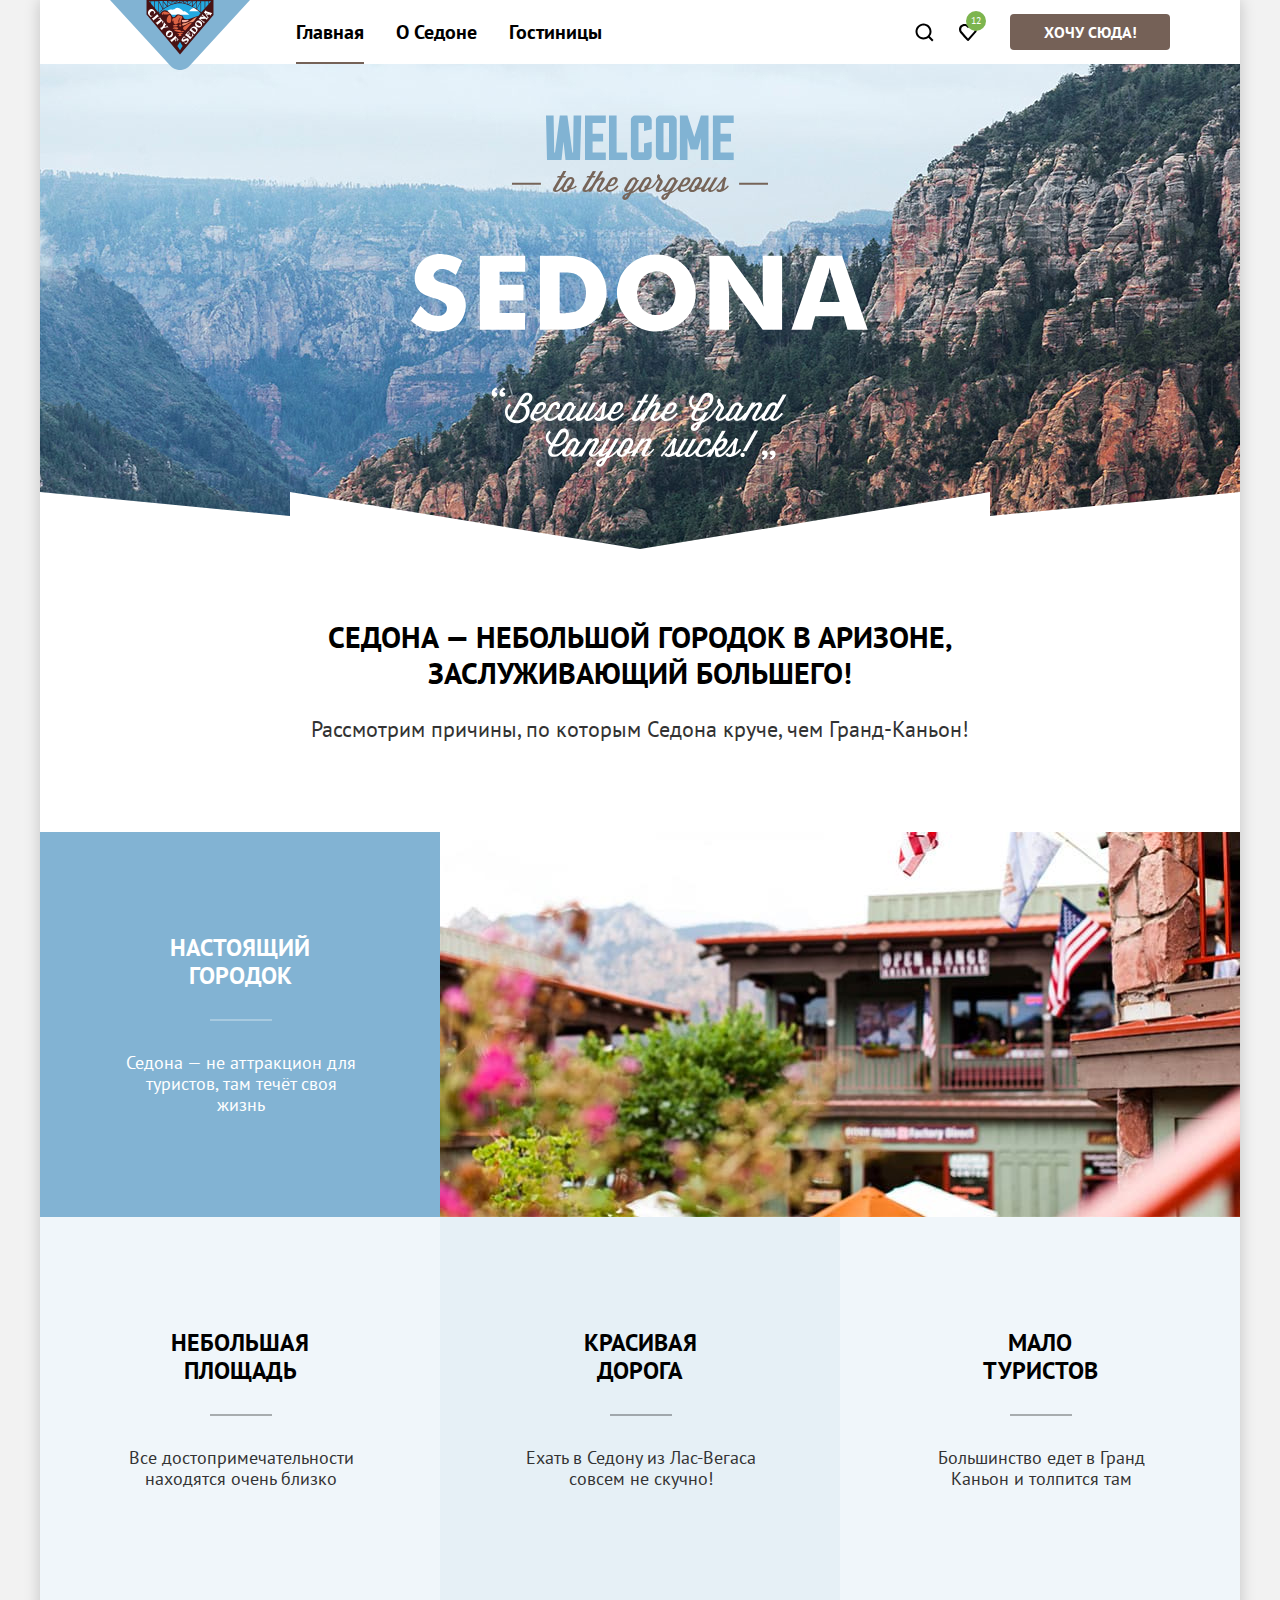
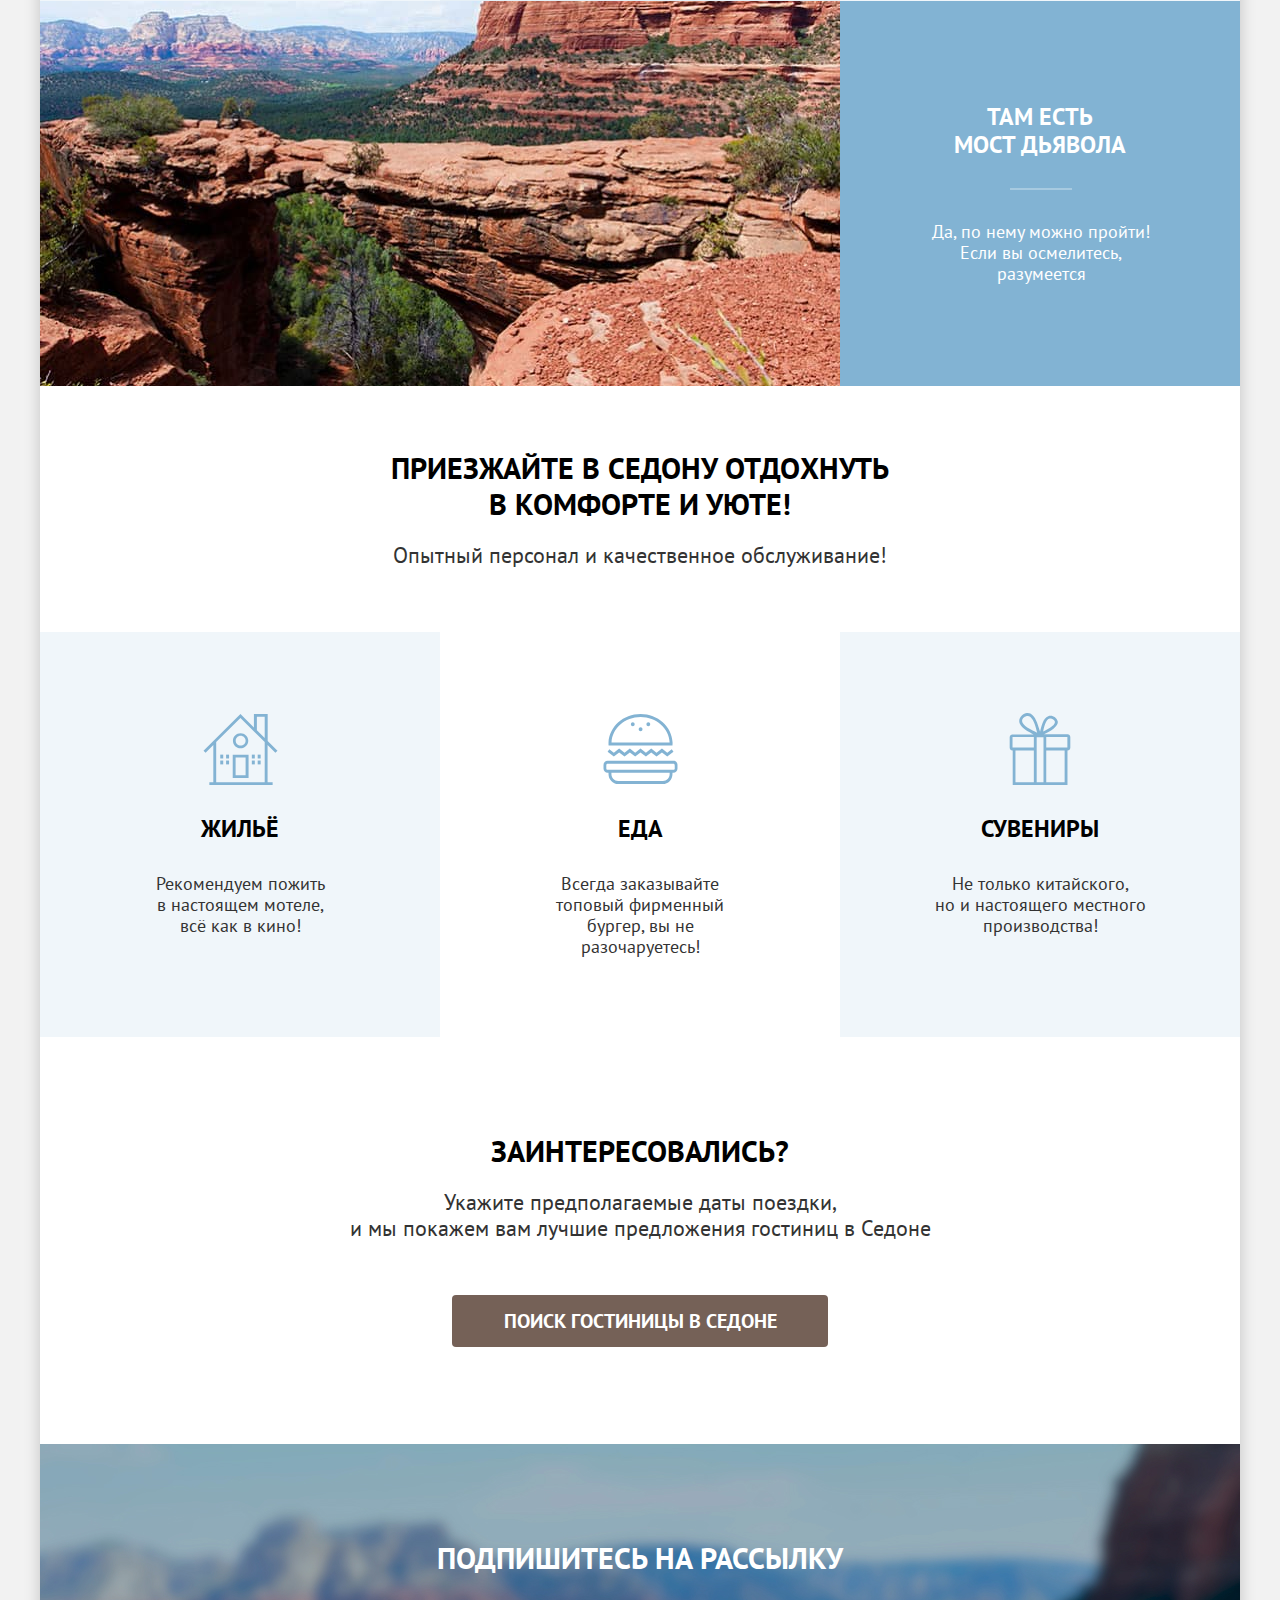
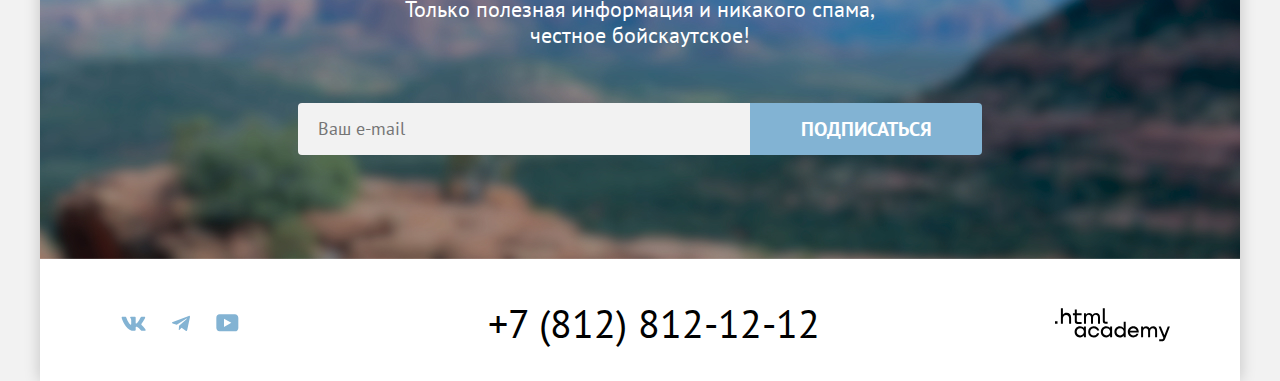
<file: index.html>
<!DOCTYPE html>
<html lang="ru">

  <head>
    <meta charset="utf-8">
    <title>HTML Academy: Седона</title>
    <link rel="stylesheet" href="styles/styles.css">
    <link rel="icon" href="favicon.ico">
    <link rel="icon" type="image/png" sizes="32x32" href="./images/favicon-32x32.png">
  </head>

  <body>
    <div class="page-container">
      <header class="page-header" data-test="header">
        <nav class="navigation">
          <a href="./index.html" aria-current="page" class="logo-link">
            <img class="logo-image" src="./images/logo.svg" width="140" height="70" alt="Логотип сайта Седона">
          </a>
          <ul class="navigation-list">
            <li class="navigation-item">
              <a class="navigation-link navigation-link-current" href="./index.html" aria-current="page">Главная</a>
            </li>
            <li class="navigation-item">
              <a class="navigation-link" href="#">О Седоне</a>
            </li>
            <li class="navigation-item">
              <a class="navigation-link" href="catalog.html">Гостиницы</a>
            </li>
          </ul>
          <ul class="user-menu">
            <li class="user-menu-item">
              <a class="user-menu-link user-menu-search" href="#">
                <svg class="user-menu-icon" aria-hidden="true" focusable="false" width="20" height="20"
                  viewBox="0 0 20 20" xmlns="http://www.w3.org/2000/svg">
                  <path
                    d="M19.5 18.0083L15.8 14.3287C16.8 13.0359 17.5 11.3453 17.5 9.4558C17.5 5.08011 13.9 1.5 9.5 1.5C5.1 1.5 1.5 5.17956 1.5 9.55525C1.5 13.9309 5.1 17.511 9.5 17.511C11.3 17.511 13 16.9144 14.4 15.8204L18.1 19.5L19.5 18.0083ZM9.5 15.5221C6.2 15.5221 3.5 12.837 3.5 9.55525C3.5 6.27348 6.2 3.5884 9.5 3.5884C12.8 3.5884 15.5 6.27348 15.5 9.55525C15.5 12.837 12.8 15.5221 9.5 15.5221Z" />
                </svg>
                <span class="visually-hidden">Поиск по сайту.</span>
              </a>
            </li>
            <li class="user-menu-item user-menu-favorite">
              <a class="user-menu-link" href="#">
                <svg class="user-menu-icon" aria-hidden="true" focusable="false" width="20" height="20"
                  viewBox="0 0 20 20" xmlns="http://www.w3.org/2000/svg">
                  <path
                    d="M9.9 19C9.6 19 9.3 18.9 9.1 18.6C3.7 12.5 2.4 11.1 2.1 10.7C1.4 9.8 1 8.6 1 7.4C1 4.4 3.4 2 6.5 2C7.8 2 9 2.5 10 3.3C11 2.5 12.3 2 13.5 2C16.5 2 19 4.4 19 7.4C19 8.7 18.5 9.9 17.7 10.8L10.7 18.7C10.5 18.9 10.3 19 9.9 19ZM3.9 9.5C4.2 9.9 7.4 13.5 10 16.4L16.2 9.4C16.7 8.9 16.9 8.2 16.9 7.4C16.9 5.6 15.4 4.1 13.6 4.1C12.6 4.1 11.6 4.6 10.9 5.4C10.6 5.7 10.3 5.8 10 5.8C9.7 5.8 9.4 5.6 9.2 5.4C8.5 4.6 7.5 4.1 6.5 4.1C4.7 4.1 3.2 5.6 3.2 7.4C3.1 8.3 3.5 9 3.9 9.5C3.8 9.5 3.8 9.5 3.9 9.5Z" />
                </svg>
                <span class="visually-hidden">Понравилось.</span>
                <span class="notification-badge">12</span>
              </a>
            </li>
            <li class="user-menu-item">
              <a class="button user-menu-button" href="#">Хочу сюда!</a>
            </li>
          </ul>
        </nav>
      </header>
      <main class="main-container main-index" data-test="main">
        <h1 class="visually-hidden">Сайт города Седона.</h1>
        <section class="hero" data-test="hero">
          <h2 class="visually-hidden">Добро пожаловать в Седону.</h2>
          <img class="hero-image" width="458" height="352" src="./images/welcome-image.svg"
            alt="Добро пожаловать в Седону">
        </section>
        <section class="advantages" data-test="advantages">
          <h2 class="advantages-title">Сeдона — небольшой городок в Аризоне, заслуживающий большего!</h2>
          <p class="advantages-subtitle">Рассмотрим причины, по которым Седона круче, чем Гранд-Каньон!</p>
          <ul class="advantages-list">
            <li class="advantages-item advantages-item-dark">
              <div class="advantages-container">
                <h3 class="advantages-header">Настоящий городок</h3>
                <p class="advantages-description">Седона — не аттракцион для туристов, там течёт своя жизнь</p>
              </div>
              <img class="advantages-image" width="800" height="385" src="./images/advantages-city-sedona.jpg"
                alt="Виды города Седона">
            </li>
            <li class="advantages-item advantages-item-light">
              <h3 class="advantages-header">Небольшая площадь</h3>
              <p class="advantages-description">Все достопримечательности находятся очень близко</p>
            </li>
            <li class="advantages-item advantages-item-medium">
              <h3 class="advantages-header">Красивая дорога</h3>
              <p class="advantages-description">Ехать в Седону из Лас-Вегаса совсем не скучно!</p>
            </li>
            <li class="advantages-item advantages-item-light">
              <h3 class="advantages-header">Мало туристов</h3>
              <p class="advantages-description">Большинство едет в Гранд Каньон и толпится там</p>
            </li>
            <li class="advantages-item advantages-item-dark">
              <img class="advantages-image" width="800" height="385" src="./images/devil-bridge.jpg" alt="Мост дьявола">
              <div class="advantages-container">
                <h3 class="advantages-header">Там есть <br> мост дьявола</h3>
                <p class="advantages-description">Да, по нему можно пройти! Если вы осмелитесь, разумеется</p>
              </div>
            </li>
          </ul>
        </section>
        <section class="services" data-test="service">
          <h2 class="services-title">Приезжайте в Седону отдохнуть в комфорте и уюте!</h2>
          <p class="services-subtitle">Опытный персонал и качественное обслуживание!</p>
          <ul class="services-list">
            <li class="services-item">
              <h3 class="services-caption services-house">Жильё</h3>
              <p class="services-text">Рекомендуем пожить <br> в настоящем мотеле, <br> всё как в кино!</p>
            </li>
            <li class="services-item">
              <h3 class="services-caption services-food">Еда</h3>
              <p class="services-text">Всегда заказывайте <br> топовый фирменный бургер, вы не разочаруетесь!</p>
            </li>
            <li class="services-item">
              <h3 class="services-caption services-souvenirs">Сувениры</h3>
              <p class="services-text">Не только китайского, <br> но и настоящего местного производства!</p>
            </li>
          </ul>
        </section>
        <section class="search-hotel" data-test="search">
          <h2 class="search-title">Заинтересовались?</h2>
          <p class="search-desription">Укажите предполагаемые даты поездки, <br> и мы покажем вам лучшие предложения
            гостиниц
            в Седоне</p>
          <a href="#" class="button search-button">Поиск гостиницы в Cедоне</a>
        </section>
      </main>
      <footer class="page-footer">
        <section class="subscribe" data-test="subscribe">
          <h2 class="subscribe-title">Подпишитесь на рассылку</h2>
          <p class="subscribe-subtitle">Только полезная информация и никакого спама, честное бойскаутское!</p>
          <form class="subscribe-form" action="https://echo.htmlacademy.ru/" method="post">
            <label class="visually-hidden" for="user-email">Укажите ваш e-mail</label>
            <input class="subscribe-input" type="email" name="user-email" id="user-email" placeholder="Ваш e-mail"
              required>
            <button class="button subscribe-button" type="submit">Подписаться</button>
          </form>
        </section>
        <div class="contacts-container" data-test="footer">
          <section class="socials">
            <h2 class="visually-hidden">Социальные сети.</h2>
            <ul class="social-list">
              <li class="social-item">
                <a class="social-link" href="https://vk.com/htmlacademy">
                  <svg class="social-icon" aria-hidden="true" focusable="false" width="25" height="15"
                    xmlns="http://www.w3.org/2000/svg">
                    <path fill-rule="evenodd" clip-rule="evenodd"
                      d="M24.116 1.804c.166-.546 0-.948-.795-.948h-2.625c-.668 0-.976.347-1.143.73 0 0-1.335 3.196-3.226 5.272-.612.602-.89.793-1.224.793-.167 0-.418-.19-.418-.738V1.804c0-.656-.184-.948-.74-.948H9.817c-.417 0-.668.304-.668.593 0 .621.946.765 1.043 2.513V7.76c0 .833-.153.984-.487.984-.89 0-3.055-3.21-4.34-6.885-.249-.715-.5-1.003-1.172-1.003H1.566c-.75 0-.9.347-.9.73 0 .682.89 4.07 4.145 8.551 2.17 3.06 5.225 4.72 8.008 4.72 1.67 0 1.875-.369 1.875-1.004V11.54c0-.737.158-.884.687-.884.39 0 1.057.192 2.615 1.667 1.78 1.75 2.073 2.533 3.075 2.533h2.625c.75 0 1.126-.368.91-1.096-.238-.724-1.088-1.775-2.215-3.022-.612-.71-1.53-1.475-1.809-1.858-.389-.49-.278-.71 0-1.147 0 0 3.2-4.426 3.533-5.929h.001Z" />
                  </svg>
                  <span class="visually-hidden">Мы во Вконтакте.</span>
                </a>
              </li>
              <li class="social-item">
                <a class="social-link" href="https://t.me/htmlacademy">
                  <svg class="social-icon" aria-hidden="true" focusable="false" width="18" height="16"
                    xmlns="http://www.w3.org/2000/svg">
                    <path
                      d="M16.785.956.84 7.104C-.248 7.541-.24 8.148.64 8.42l4.094 1.277 9.472-5.976c.448-.272.857-.126.52.173l-7.673 6.925H7.05l.002.001-.283 4.22c.414 0 .597-.19.829-.414l1.988-1.934 4.136 3.055c.762.42 1.31.205 1.5-.706l2.715-12.795c.278-1.114-.425-1.618-1.153-1.29Z" />
                  </svg>
                  <span class="visually-hidden">Мы в Телеграме.</span>
                </a>
              </li>
              <li class="social-item">
                <a class="social-link" href="https://www.youtube.com/user/htmlacademyru">
                  <svg class="social-icon" aria-hidden="true" focusable="false" width="23" height="18"
                    xmlns="http://www.w3.org/2000/svg">
                    <path
                      d="M18.94.356H3.507C1.647.356.333 1.95.333 3.756V13.85c0 1.913 1.314 3.506 3.174 3.506H19.16c1.642 0 3.174-1.593 3.174-3.4v-10.2c-.219-1.806-1.532-3.4-3.393-3.4ZM7.995 12.894V4.819l7.333 4.037-7.333 4.038Z" />
                  </svg>
                  <span class="visually-hidden">Мы в Youtube.</span>
                </a>
              </li>
            </ul>
          </section>
          <section class="contacts">
            <h2 class="visually-hidden">Телефоны.</h2>
            <a class="contacts-link" href="tel:+78128121212">+7 (812) 812-12-12</a>
          </section>
          <section class="copyright">
            <h2 class="visually-hidden">Копирайт.</h2>
            <a class="copyright-link" href="https://htmlacademy.ru/">
              <svg class="htmlacademy-logo" role="img" aria-label="Логотип разработчика HTML-Academy" aria-hidden="true"
                focusable="false" xmlns="http://www.w3.org/2000/svg" width="115" height="34" viewBox="0 0 115 34">
                <path
                  d="M0 13.26v2.6h2.5v-2.6H0ZM11.6 4.86c-1.6 0-2.8.7-3.6 1.7h-.1V.36h-2v15.5h2v-5.3c0-2.1 1.3-3.6 3.3-3.6 1.8 0 2.9 1.4 2.9 3.2v5.7h2v-6.1c.1-3-1.8-4.9-4.5-4.9ZM26.6 5.16h-4.8v-3.7h-2v3.8h-1.9v2h1.9v6c0 1.7 1 2.7 2.7 2.7h4.1v-2h-3.7c-.7 0-1.1-.4-1.1-1.1v-5.7h4.8v-2ZM41.1 4.96c-1.6 0-2.9.8-3.5 2.1h-.1c-.6-1.2-1.8-2.1-3.4-2.1-1.4 0-2.5.8-3.1 1.8h-.1v-1.6H29v10.6h2v-5.4c0-2 1-3.5 2.6-3.5 1.5 0 2.4 1 2.4 2.6v6.3h2v-5.6c0-2.4 1.4-3.3 2.6-3.3 1.5 0 2.4 1 2.4 2.6v6.3h2v-6.5c.1-2.5-1.4-4.3-3.9-4.3ZM47.8 13.06c0 1.7 1 2.7 2.8 2.7h2v-2h-1.7c-.7 0-1.1-.4-1.1-1.1V.36h-2v12.7ZM28.9 20.06c-.9-1.1-2.2-1.8-3.9-1.8-3.1 0-5.4 2.3-5.4 5.6s2.3 5.6 5.4 5.6c1.8 0 3-.8 3.8-1.9h.1v1.6h2v-10.6h-2v1.5Zm-3.6 7.4c-2.2 0-3.6-1.6-3.6-3.6s1.4-3.6 3.6-3.6 3.6 1.6 3.6 3.6c0 1.9-1.4 3.6-3.6 3.6ZM44.2 22.36c-.5-2.4-2.6-4.1-5.4-4.1a5.4 5.4 0 0 0-5.6 5.6c0 3.1 2.2 5.6 5.6 5.6 2.8 0 4.9-1.8 5.4-4.2h-2.1a3.4 3.4 0 0 1-3.3 2.3c-2.2 0-3.6-1.6-3.6-3.6s1.4-3.6 3.6-3.6c1.6 0 2.8 1 3.3 2.2h2.1v-.2ZM55.1 20.06c-.9-1.1-2.2-1.8-3.9-1.8-3.1 0-5.4 2.3-5.4 5.6s2.3 5.6 5.4 5.6c1.8 0 3-.8 3.8-1.9h.1v1.6h2v-10.6h-2v1.5Zm-3.6 7.4c-2.2 0-3.6-1.6-3.6-3.6s1.4-3.6 3.6-3.6 3.6 1.6 3.6 3.6c0 1.9-1.5 3.6-3.6 3.6ZM68.7 20.16c-.9-1.1-2.2-1.9-3.9-1.9-3.1 0-5.4 2.3-5.4 5.6s2.2 5.6 5.4 5.6c1.7 0 3-.8 3.8-1.8h.1v1.5h2v-15.4h-2v6.4Zm-3.6 7.3c-2.2 0-3.6-1.6-3.6-3.6s1.4-3.6 3.6-3.6 3.6 1.6 3.6 3.6c-.1 2-1.5 3.6-3.6 3.6ZM78.3 18.26c-3.3 0-5.5 2.5-5.5 5.6 0 3 2.1 5.6 5.5 5.6 2.5 0 4.5-1.3 5.2-3.6h-2.1c-.5 1-1.6 1.6-3 1.6-1.9 0-3.3-1.3-3.4-2.9h8.8c.2-3.6-2-6.3-5.5-6.3Zm0 1.9c1.7 0 3 1 3.3 2.6h-6.5c.3-1.5 1.5-2.6 3.2-2.6ZM98.2 18.26c-1.6 0-2.9.8-3.6 2h-.1c-.6-1.2-1.8-2-3.4-2-1.4 0-2.5.7-3.1 1.8v-1.5h-1.9v10.6h2v-5.4c0-2 1-3.4 2.6-3.5 1.5 0 2.4 1 2.4 2.6v6.3h2v-5.6c0-2.4 1.4-3.3 2.6-3.3 1.5 0 2.4 1 2.4 2.6v6.3h2v-6.5c.1-2.6-1.4-4.4-3.9-4.4ZM109.4 27.36l-3.6-8.9h-2.2l4.8 11.6c-.3.9-.7 1.2-1.7 1.2h-2.5v2h2.5c1.8 0 2.8-.8 3.5-2.6l4.7-12.2h-2.1l-3.4 8.9Z">
                </path>
              </svg>
            </a>
          </section>
        </div>
      </footer>
      <div class="modal-container modal-container-none">
        <div class="modal modal-search-hotel">
          <button class="modal-close-button" type="button">
            <span class="visually-hidden">Закрыть.</span>
            <svg class="close-button-icon" width="14" height="14" viewBox="0 0 14 14"
              xmlns="http://www.w3.org/2000/svg">
              <path
                d="M14 1.292 12.708 0 7 5.708 1.292 0 0 1.292 5.708 7 0 12.708 1.292 14 7 8.292 12.708 14 14 12.708 8.292 7 14 1.292Z" />
            </svg>
          </button>
          <section class="modal-content">
            <h2 class="modal-title">Поиск гостиницы в Седоне</h2>
            <form action="https://echo.htmlacademy.ru/" method="post" class="serch-hotel-form">
              <div class="modal-field-container">
                <label class="modal-label" for="check-in">Дата Заезда:</label>
                <div class="modal-input-container">
                  <input class="search-form-input" type="text" id="check-in" name="check in" placeholder="Укажите дату"
                    value="27 апреля 2020" required>
                  <span class="modal-message modal-message-error">Мы не можем отправить вас в прошлое.</span>
                </div>
              </div>

              <div class="modal-field-container">
                <label class="modal-label" for="check-out">Дата Выезда:</label>
                <div class="modal-input-container">
                  <input class="search-form-input" type="text" id="check-out" name="check out"
                    placeholder="Укажите дату" value="1 сентября 2023" required>
                  <span class="modal-message">На эти даты есть свободные номера. Пока есть.</span>
                </div>
              </div>

              <div class="modal-field-container">
                <label class="modal-label" for="adult-amount">Взрослые:</label>
                <div class="count-button-container">
                  <button class="modal-count-button less-button" type="button">
                    <svg class="count-icon" width="20" height="20" viewBox="0 0 20 20"
                      xmlns="http://www.w3.org/2000/svg">
                      <path d="M3 9v2h14V9H3Z" />
                    </svg>
                  </button>
                  <input class="modal-count-input" name="adult amount" id="adult-amount" value="2" type="number">
                  <button class="modal-count-button more-button" type="button">
                    <svg class="count-icon" width="20" height="20" viewBox="0 0 20 20"
                      xmlns="http://www.w3.org/2000/svg">
                      <path d="M17 9h-6V3H9v6H3v2h6v6h2v-6h6V9Z" />
                    </svg>
                  </button>
                </div>
                <span class="modal-label  modal-label-right form-label-icon">
                  <label class="modal-label" for="kids-amount">Дети:</label>
                  <span class="tooltip">
                    <button class="tooltip-toggle" type="button" aria-labelledby="tooltip-label-date">
                      <svg class="tooltip-icon" width="26" height="26" viewBox="0 0 26 26" fill="none"
                        xmlns="http://www.w3.org/2000/svg">
                        <circle cx="13" cy="13" r="13" fill="#83B3D3" />
                        <path fill-rule="evenodd" clip-rule="evenodd" d="M12 7h2v2h-2V7Zm2 12h-2v-9h2v9Z" fill="#fff" />
                      </svg>
                    </button>
                    <span class="tooltip-text" role="tooltip" id="tooltip-label-date">Укажите количество детей, которые
                      будут с вами, возраст которых от 6 до 18 лет. Дети до 6 лет размещаются бесплатно.</span>
                  </span>
                </span>
                <div class="count-button-container">
                  <button class="modal-count-button less-button" type="button">
                    <svg class="count-icon" width="20" height="20" viewBox="0 0 20 20"
                      xmlns="http://www.w3.org/2000/svg">
                      <path d="M3 9v2h14V9H3Z" />
                    </svg>
                  </button>
                  <input class="modal-count-input" name="kids amount" id="kids-amount" value="2" type="number">
                  <button class="modal-count-button more-button" type="button">
                    <svg class="count-icon" width="20" height="20" viewBox="0 0 20 20"
                      xmlns="http://www.w3.org/2000/svg">
                      <path d="M17 9h-6V3H9v6H3v2h6v6h2v-6h6V9Z" />
                    </svg>
                  </button>
                </div>
              </div>
              <button class="modal-button button" type="submit">Найти</button>
            </form>
          </section>
        </div>
      </div>
    </div>
  </body>

</html>
</file>
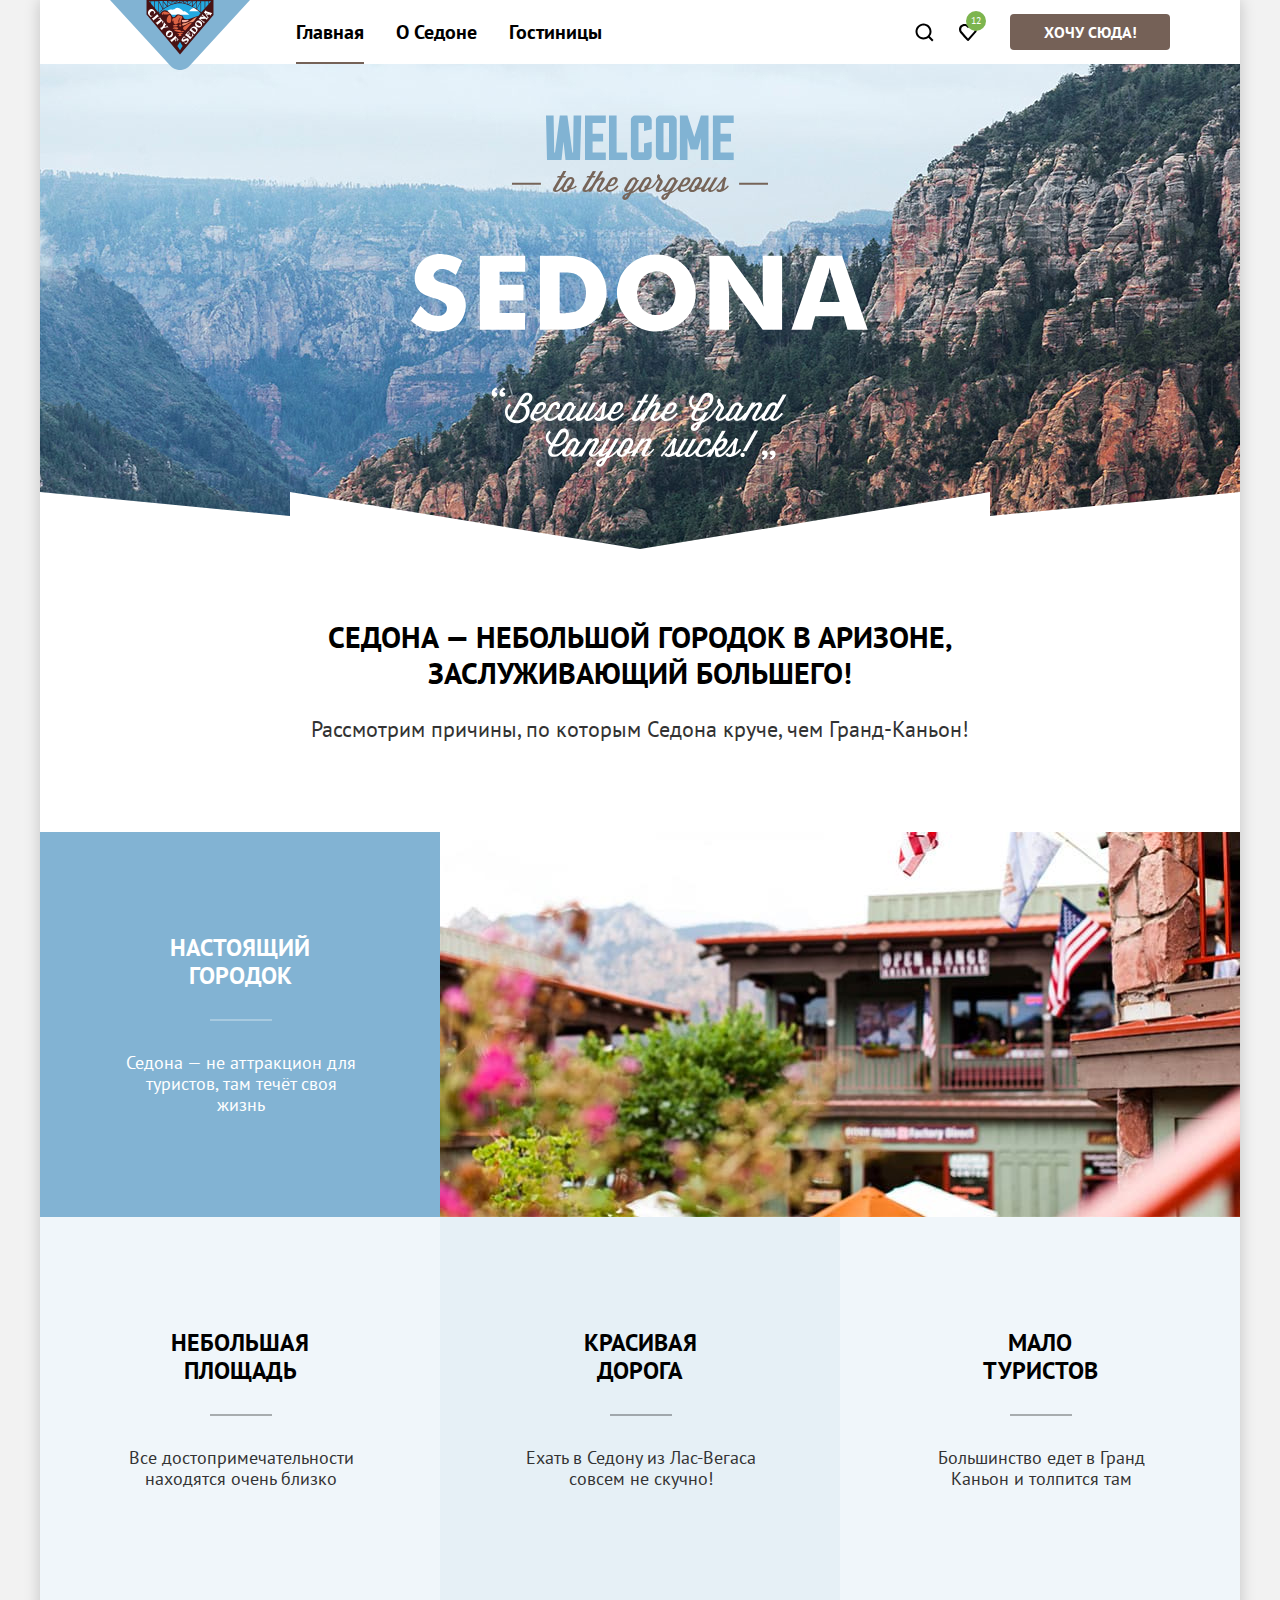
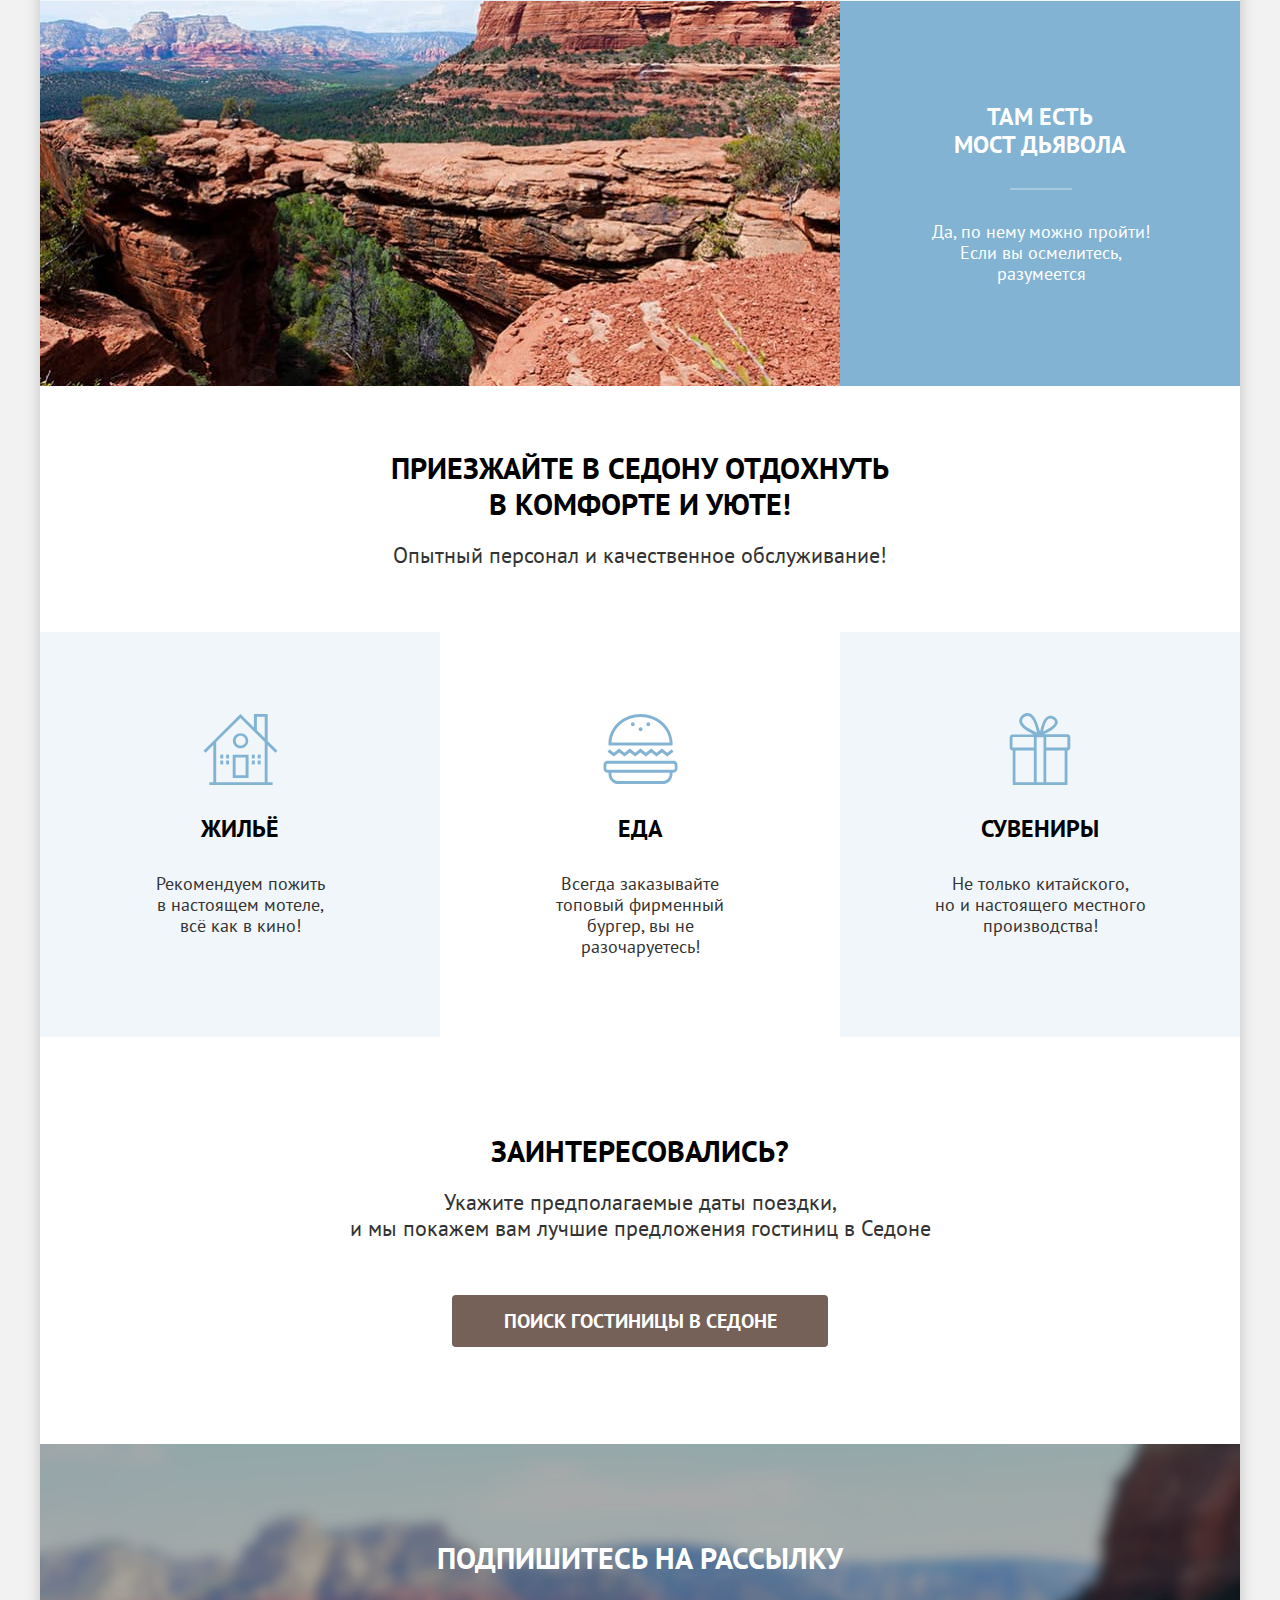
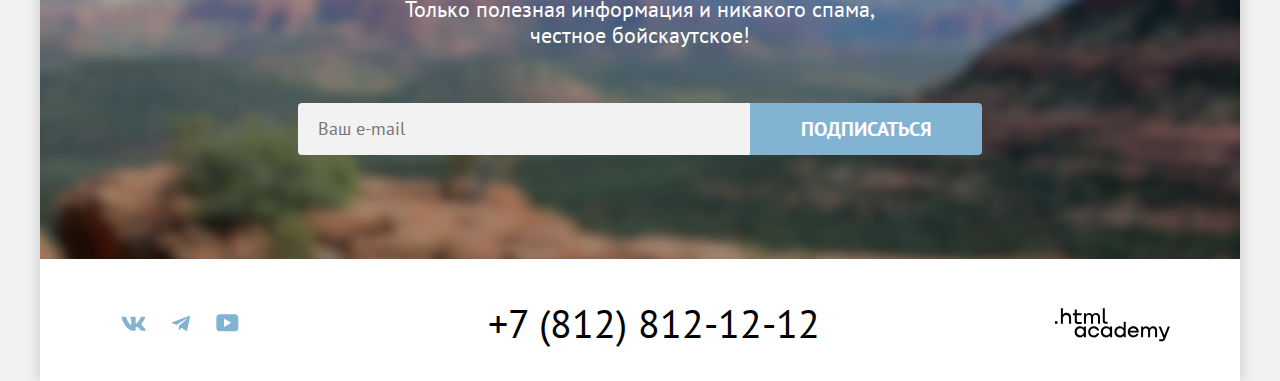
<file: 1/index.html>
<!DOCTYPE html>
<html lang="ru">

  <head>
    <meta charset="utf-8">
    <title>HTML Academy: Седона</title>
    <link rel="stylesheet" href="styles/styles.css">
    <link rel="icon" href="favicon.ico">
    <link rel="icon" type="image/png" sizes="32x32" href="./images/favicon-32x32.png">
    <base href="https://htmlacademy-htmlcss.github.io/2513195-sedona-2/1/">
</head>

  <body>
    <div class="page-container">
      <header class="page-header" data-test="header">
        <nav class="navigation">
          <a href="./index.html" aria-current="page" class="logo-link">
            <img class="logo-image" src="./images/logo.svg" width="140" height="70" alt="Логотип сайта Седона">
          </a>
          <ul class="navigation-list">
            <li class="navigation-item">
              <a class="navigation-link navigation-link-current" href="./index.html" aria-current="page">Главная</a>
            </li>
            <li class="navigation-item">
              <a class="navigation-link" href="#">О Седоне</a>
            </li>
            <li class="navigation-item">
              <a class="navigation-link" href="catalog.html">Гостиницы</a>
            </li>
          </ul>
          <ul class="user-menu">
            <li class="user-menu-item">
              <a class="user-menu-link user-menu-search" href="#">
                <svg class="user-menu-icon" aria-hidden="true" focusable="false" width="20" height="20"
                  viewBox="0 0 20 20" xmlns="http://www.w3.org/2000/svg">
                  <path
                    d="M19.5 18.0083L15.8 14.3287C16.8 13.0359 17.5 11.3453 17.5 9.4558C17.5 5.08011 13.9 1.5 9.5 1.5C5.1 1.5 1.5 5.17956 1.5 9.55525C1.5 13.9309 5.1 17.511 9.5 17.511C11.3 17.511 13 16.9144 14.4 15.8204L18.1 19.5L19.5 18.0083ZM9.5 15.5221C6.2 15.5221 3.5 12.837 3.5 9.55525C3.5 6.27348 6.2 3.5884 9.5 3.5884C12.8 3.5884 15.5 6.27348 15.5 9.55525C15.5 12.837 12.8 15.5221 9.5 15.5221Z" />
                </svg>
                <span class="visually-hidden">Поиск по сайту.</span>
              </a>
            </li>
            <li class="user-menu-item user-menu-favorite">
              <a class="user-menu-link" href="#">
                <svg class="user-menu-icon" aria-hidden="true" focusable="false" width="20" height="20"
                  viewBox="0 0 20 20" xmlns="http://www.w3.org/2000/svg">
                  <path
                    d="M9.9 19C9.6 19 9.3 18.9 9.1 18.6C3.7 12.5 2.4 11.1 2.1 10.7C1.4 9.8 1 8.6 1 7.4C1 4.4 3.4 2 6.5 2C7.8 2 9 2.5 10 3.3C11 2.5 12.3 2 13.5 2C16.5 2 19 4.4 19 7.4C19 8.7 18.5 9.9 17.7 10.8L10.7 18.7C10.5 18.9 10.3 19 9.9 19ZM3.9 9.5C4.2 9.9 7.4 13.5 10 16.4L16.2 9.4C16.7 8.9 16.9 8.2 16.9 7.4C16.9 5.6 15.4 4.1 13.6 4.1C12.6 4.1 11.6 4.6 10.9 5.4C10.6 5.7 10.3 5.8 10 5.8C9.7 5.8 9.4 5.6 9.2 5.4C8.5 4.6 7.5 4.1 6.5 4.1C4.7 4.1 3.2 5.6 3.2 7.4C3.1 8.3 3.5 9 3.9 9.5C3.8 9.5 3.8 9.5 3.9 9.5Z" />
                </svg>
                <span class="visually-hidden">Понравилось.</span>
                <span class="notification-badge">12</span>
              </a>
            </li>
            <li class="user-menu-item">
              <a class="button user-menu-button" href="#">Хочу сюда!</a>
            </li>
          </ul>
        </nav>
      </header>
      <main class="main-container main-index" data-test="main">
        <h1 class="visually-hidden">Сайт города Седона.</h1>
        <section class="hero" data-test="hero">
          <h2 class="visually-hidden">Добро пожаловать в Седону.</h2>
          <img class="hero-image" width="458" height="352" src="./images/welcome-image.svg"
            alt="Добро пожаловать в Седону">
        </section>
        <section class="advantages" data-test="advantages">
          <h2 class="advantages-title">Сeдона — небольшой городок в Аризоне, заслуживающий большего!</h2>
          <p class="advantages-subtitle">Рассмотрим причины, по которым Седона круче, чем Гранд-Каньон!</p>
          <ul class="advantages-list">
            <li class="advantages-item advantages-item-dark">
              <div class="advantages-container">
                <h3 class="advantages-header">Настоящий городок</h3>
                <p class="advantages-description">Седона — не аттракцион для туристов, там течёт своя жизнь</p>
              </div>
              <img class="advantages-image" width="800" height="385" src="./images/advantages-city-sedona.jpg"
                alt="Виды города Седона">
            </li>
            <li class="advantages-item advantages-item-light">
              <h3 class="advantages-header">Небольшая площадь</h3>
              <p class="advantages-description">Все достопримечательности находятся очень близко</p>
            </li>
            <li class="advantages-item advantages-item-medium">
              <h3 class="advantages-header">Красивая дорога</h3>
              <p class="advantages-description">Ехать в Седону из Лас-Вегаса совсем не скучно!</p>
            </li>
            <li class="advantages-item advantages-item-light">
              <h3 class="advantages-header">Мало туристов</h3>
              <p class="advantages-description">Большинство едет в Гранд Каньон и толпится там</p>
            </li>
            <li class="advantages-item advantages-item-dark">
              <img class="advantages-image" width="800" height="385" src="./images/devil-bridge.jpg" alt="Мост дьявола">
              <div class="advantages-container">
                <h3 class="advantages-header">Там есть <br> мост дьявола</h3>
                <p class="advantages-description">Да, по нему можно пройти! Если вы осмелитесь, разумеется</p>
              </div>
            </li>
          </ul>
        </section>
        <section class="services" data-test="service">
          <h2 class="services-title">Приезжайте в Седону отдохнуть в комфорте и уюте!</h2>
          <p class="services-subtitle">Опытный персонал и качественное обслуживание!</p>
          <ul class="services-list">
            <li class="services-item">
              <h3 class="services-caption services-house">Жильё</h3>
              <p class="services-text">Рекомендуем пожить <br> в настоящем мотеле, <br> всё как в кино!</p>
            </li>
            <li class="services-item">
              <h3 class="services-caption services-food">Еда</h3>
              <p class="services-text">Всегда заказывайте <br> топовый фирменный бургер, вы не разочаруетесь!</p>
            </li>
            <li class="services-item">
              <h3 class="services-caption services-souvenirs">Сувениры</h3>
              <p class="services-text">Не только китайского, <br> но и настоящего местного производства!</p>
            </li>
          </ul>
        </section>
        <section class="search-hotel" data-test="search">
          <h2 class="search-title">Заинтересовались?</h2>
          <p class="search-desription">Укажите предполагаемые даты поездки, <br> и мы покажем вам лучшие предложения
            гостиниц
            в Седоне</p>
          <a href="#" class="button search-button">Поиск гостиницы в Cедоне</a>
        </section>
      </main>
      <footer class="page-footer">
        <section class="subscribe" data-test="subscribe">
          <h2 class="subscribe-title">Подпишитесь на рассылку</h2>
          <p class="subscribe-subtitle">Только полезная информация и никакого спама, честное бойскаутское!</p>
          <form class="subscribe-form" action="https://echo.htmlacademy.ru/" method="post">
            <label class="visually-hidden" for="user-email">Укажите ваш e-mail</label>
            <input class="subscribe-input" type="email" name="user-email" id="user-email" placeholder="Ваш e-mail"
              required>
            <button class="button subscribe-button" type="submit">Подписаться</button>
          </form>
        </section>
        <div class="contacts-container" data-test="footer">
          <section class="socials">
            <h2 class="visually-hidden">Социальные сети.</h2>
            <ul class="social-list">
              <li class="social-item">
                <a class="social-link" href="https://vk.com/htmlacademy">
                  <svg class="social-icon" aria-hidden="true" focusable="false" width="25" height="15"
                    xmlns="http://www.w3.org/2000/svg">
                    <path fill-rule="evenodd" clip-rule="evenodd"
                      d="M24.116 1.804c.166-.546 0-.948-.795-.948h-2.625c-.668 0-.976.347-1.143.73 0 0-1.335 3.196-3.226 5.272-.612.602-.89.793-1.224.793-.167 0-.418-.19-.418-.738V1.804c0-.656-.184-.948-.74-.948H9.817c-.417 0-.668.304-.668.593 0 .621.946.765 1.043 2.513V7.76c0 .833-.153.984-.487.984-.89 0-3.055-3.21-4.34-6.885-.249-.715-.5-1.003-1.172-1.003H1.566c-.75 0-.9.347-.9.73 0 .682.89 4.07 4.145 8.551 2.17 3.06 5.225 4.72 8.008 4.72 1.67 0 1.875-.369 1.875-1.004V11.54c0-.737.158-.884.687-.884.39 0 1.057.192 2.615 1.667 1.78 1.75 2.073 2.533 3.075 2.533h2.625c.75 0 1.126-.368.91-1.096-.238-.724-1.088-1.775-2.215-3.022-.612-.71-1.53-1.475-1.809-1.858-.389-.49-.278-.71 0-1.147 0 0 3.2-4.426 3.533-5.929h.001Z" />
                  </svg>
                  <span class="visually-hidden">Мы во Вконтакте.</span>
                </a>
              </li>
              <li class="social-item">
                <a class="social-link" href="https://t.me/htmlacademy">
                  <svg class="social-icon" aria-hidden="true" focusable="false" width="18" height="16"
                    xmlns="http://www.w3.org/2000/svg">
                    <path
                      d="M16.785.956.84 7.104C-.248 7.541-.24 8.148.64 8.42l4.094 1.277 9.472-5.976c.448-.272.857-.126.52.173l-7.673 6.925H7.05l.002.001-.283 4.22c.414 0 .597-.19.829-.414l1.988-1.934 4.136 3.055c.762.42 1.31.205 1.5-.706l2.715-12.795c.278-1.114-.425-1.618-1.153-1.29Z" />
                  </svg>
                  <span class="visually-hidden">Мы в Телеграме.</span>
                </a>
              </li>
              <li class="social-item">
                <a class="social-link" href="https://www.youtube.com/user/htmlacademyru">
                  <svg class="social-icon" aria-hidden="true" focusable="false" width="23" height="18"
                    xmlns="http://www.w3.org/2000/svg">
                    <path
                      d="M18.94.356H3.507C1.647.356.333 1.95.333 3.756V13.85c0 1.913 1.314 3.506 3.174 3.506H19.16c1.642 0 3.174-1.593 3.174-3.4v-10.2c-.219-1.806-1.532-3.4-3.393-3.4ZM7.995 12.894V4.819l7.333 4.037-7.333 4.038Z" />
                  </svg>
                  <span class="visually-hidden">Мы в Youtube.</span>
                </a>
              </li>
            </ul>
          </section>
          <section class="contacts">
            <h2 class="visually-hidden">Телефоны.</h2>
            <a class="contacts-link" href="tel:+78128121212">+7 (812) 812-12-12</a>
          </section>
          <section class="copyright">
            <h2 class="visually-hidden">Копирайт.</h2>
            <a class="copyright-link" href="https://htmlacademy.ru/">
              <svg class="htmlacademy-logo" role="img" aria-label="Логотип разработчика HTML-Academy" aria-hidden="true"
                focusable="false" xmlns="http://www.w3.org/2000/svg" width="115" height="34" viewBox="0 0 115 34">
                <path
                  d="M0 13.26v2.6h2.5v-2.6H0ZM11.6 4.86c-1.6 0-2.8.7-3.6 1.7h-.1V.36h-2v15.5h2v-5.3c0-2.1 1.3-3.6 3.3-3.6 1.8 0 2.9 1.4 2.9 3.2v5.7h2v-6.1c.1-3-1.8-4.9-4.5-4.9ZM26.6 5.16h-4.8v-3.7h-2v3.8h-1.9v2h1.9v6c0 1.7 1 2.7 2.7 2.7h4.1v-2h-3.7c-.7 0-1.1-.4-1.1-1.1v-5.7h4.8v-2ZM41.1 4.96c-1.6 0-2.9.8-3.5 2.1h-.1c-.6-1.2-1.8-2.1-3.4-2.1-1.4 0-2.5.8-3.1 1.8h-.1v-1.6H29v10.6h2v-5.4c0-2 1-3.5 2.6-3.5 1.5 0 2.4 1 2.4 2.6v6.3h2v-5.6c0-2.4 1.4-3.3 2.6-3.3 1.5 0 2.4 1 2.4 2.6v6.3h2v-6.5c.1-2.5-1.4-4.3-3.9-4.3ZM47.8 13.06c0 1.7 1 2.7 2.8 2.7h2v-2h-1.7c-.7 0-1.1-.4-1.1-1.1V.36h-2v12.7ZM28.9 20.06c-.9-1.1-2.2-1.8-3.9-1.8-3.1 0-5.4 2.3-5.4 5.6s2.3 5.6 5.4 5.6c1.8 0 3-.8 3.8-1.9h.1v1.6h2v-10.6h-2v1.5Zm-3.6 7.4c-2.2 0-3.6-1.6-3.6-3.6s1.4-3.6 3.6-3.6 3.6 1.6 3.6 3.6c0 1.9-1.4 3.6-3.6 3.6ZM44.2 22.36c-.5-2.4-2.6-4.1-5.4-4.1a5.4 5.4 0 0 0-5.6 5.6c0 3.1 2.2 5.6 5.6 5.6 2.8 0 4.9-1.8 5.4-4.2h-2.1a3.4 3.4 0 0 1-3.3 2.3c-2.2 0-3.6-1.6-3.6-3.6s1.4-3.6 3.6-3.6c1.6 0 2.8 1 3.3 2.2h2.1v-.2ZM55.1 20.06c-.9-1.1-2.2-1.8-3.9-1.8-3.1 0-5.4 2.3-5.4 5.6s2.3 5.6 5.4 5.6c1.8 0 3-.8 3.8-1.9h.1v1.6h2v-10.6h-2v1.5Zm-3.6 7.4c-2.2 0-3.6-1.6-3.6-3.6s1.4-3.6 3.6-3.6 3.6 1.6 3.6 3.6c0 1.9-1.5 3.6-3.6 3.6ZM68.7 20.16c-.9-1.1-2.2-1.9-3.9-1.9-3.1 0-5.4 2.3-5.4 5.6s2.2 5.6 5.4 5.6c1.7 0 3-.8 3.8-1.8h.1v1.5h2v-15.4h-2v6.4Zm-3.6 7.3c-2.2 0-3.6-1.6-3.6-3.6s1.4-3.6 3.6-3.6 3.6 1.6 3.6 3.6c-.1 2-1.5 3.6-3.6 3.6ZM78.3 18.26c-3.3 0-5.5 2.5-5.5 5.6 0 3 2.1 5.6 5.5 5.6 2.5 0 4.5-1.3 5.2-3.6h-2.1c-.5 1-1.6 1.6-3 1.6-1.9 0-3.3-1.3-3.4-2.9h8.8c.2-3.6-2-6.3-5.5-6.3Zm0 1.9c1.7 0 3 1 3.3 2.6h-6.5c.3-1.5 1.5-2.6 3.2-2.6ZM98.2 18.26c-1.6 0-2.9.8-3.6 2h-.1c-.6-1.2-1.8-2-3.4-2-1.4 0-2.5.7-3.1 1.8v-1.5h-1.9v10.6h2v-5.4c0-2 1-3.4 2.6-3.5 1.5 0 2.4 1 2.4 2.6v6.3h2v-5.6c0-2.4 1.4-3.3 2.6-3.3 1.5 0 2.4 1 2.4 2.6v6.3h2v-6.5c.1-2.6-1.4-4.4-3.9-4.4ZM109.4 27.36l-3.6-8.9h-2.2l4.8 11.6c-.3.9-.7 1.2-1.7 1.2h-2.5v2h2.5c1.8 0 2.8-.8 3.5-2.6l4.7-12.2h-2.1l-3.4 8.9Z">
                </path>
              </svg>
            </a>
          </section>
        </div>
      </footer>
      <div class="modal-container modal-container-none">
        <div class="modal modal-search-hotel">
          <button class="modal-close-button">
            <span class="visually-hidden">Закрыть.</span>
            <svg class="close-button-icon" width="14" height="14" viewBox="0 0 14 14"
              xmlns="http://www.w3.org/2000/svg">
              <path
                d="M14 1.292 12.708 0 7 5.708 1.292 0 0 1.292 5.708 7 0 12.708 1.292 14 7 8.292 12.708 14 14 12.708 8.292 7 14 1.292Z" />
            </svg>
          </button>
          <section class="modal-content">
            <h2 class="modal-title">Поиск гостиницы в Седоне</h2>
            <form action="https://echo.htmlacademy.ru/" method="post" class="serch-hotel-form">
              <div class="modal-field-container">
                <label class="modal-label" for="check-in">Дата Заезда:</label>
                <div class="modal-input-container">
                  <input class="search-form-input" type="text" id="check-in" name="check in" placeholder="Укажите дату"
                    value="27 апреля 2020" required>
                  <span class="modal-message modal-message-error">Мы не можем отправить вас в прошлое.</span>
                </div>
              </div>

              <div class="modal-field-container">
                <label class="modal-label" for="check-out">Дата Выезда:</label>
                <div class="modal-input-container">
                  <input class="search-form-input" type="text" id="check-out" name="check out"
                    placeholder="Укажите дату" value="1 сентября 2023" required>
                  <span class="modal-message">На эти даты есть свободные номера. Пока есть.</span>
                </div>
              </div>

              <div class="modal-field-container">
                <label class="modal-label" for="adult-amount">Взрослые:</label>
                <div class="count-button-container">
                  <button class="modal-count-button less-button" type="button">
                    <svg class="count-icon" width="20" height="20" viewBox="0 0 20 20"
                      xmlns="http://www.w3.org/2000/svg">
                      <path d="M3 9v2h14V9H3Z" />
                    </svg>
                  </button>
                  <input class="modal-count-input" name="adult amount" id="adult-amount" value="2" type="number">
                  <button class="modal-count-button more-button" type="button">
                    <svg class="count-icon" width="20" height="20" viewBox="0 0 20 20"
                      xmlns="http://www.w3.org/2000/svg">
                      <path d="M17 9h-6V3H9v6H3v2h6v6h2v-6h6V9Z" />
                    </svg>
                  </button>
                </div>
                <span class="modal-label  modal-label-right form-label-icon">
                  <label class="modal-label" for="kids-amount">Дети:</label>
                  <span class="tooltip">
                    <button class="tooltip-toggle" type="button" aria-labelledby="tooltip-label-date">
                      <svg class="tooltip-icon" width="26" height="26" viewBox="0 0 26 26" fill="none"
                        xmlns="http://www.w3.org/2000/svg">
                        <circle cx="13" cy="13" r="13" fill="#83B3D3" />
                        <path fill-rule="evenodd" clip-rule="evenodd" d="M12 7h2v2h-2V7Zm2 12h-2v-9h2v9Z" fill="#fff" />
                      </svg>
                    </button>
                    <span class="tooltip-text" role="tooltip" id="tooltip-label-date">Укажите количество детей, которые
                      будут с вами, возраст которых от 6 до 18 лет. Дети до 6 лет размещаются бесплатно.</span>
                  </span>
                </span>
                <div class="count-button-container">
                  <button class="modal-count-button less-button" type="button">
                    <svg class="count-icon" width="20" height="20" viewBox="0 0 20 20"
                      xmlns="http://www.w3.org/2000/svg">
                      <path d="M3 9v2h14V9H3Z" />
                    </svg>
                  </button>
                  <input class="modal-count-input" name="kids amount" id="kids-amount" value="2" type="number">
                  <button class="modal-count-button more-button" type="button">
                    <svg class="count-icon" width="20" height="20" viewBox="0 0 20 20"
                      xmlns="http://www.w3.org/2000/svg">
                      <path d="M17 9h-6V3H9v6H3v2h6v6h2v-6h6V9Z" />
                    </svg>
                  </button>
                </div>
              </div>
              <button class="modal-button">Найти</button>
            </form>
          </section>
        </div>
      </div>
    </div>
  </body>

</html>
</file>
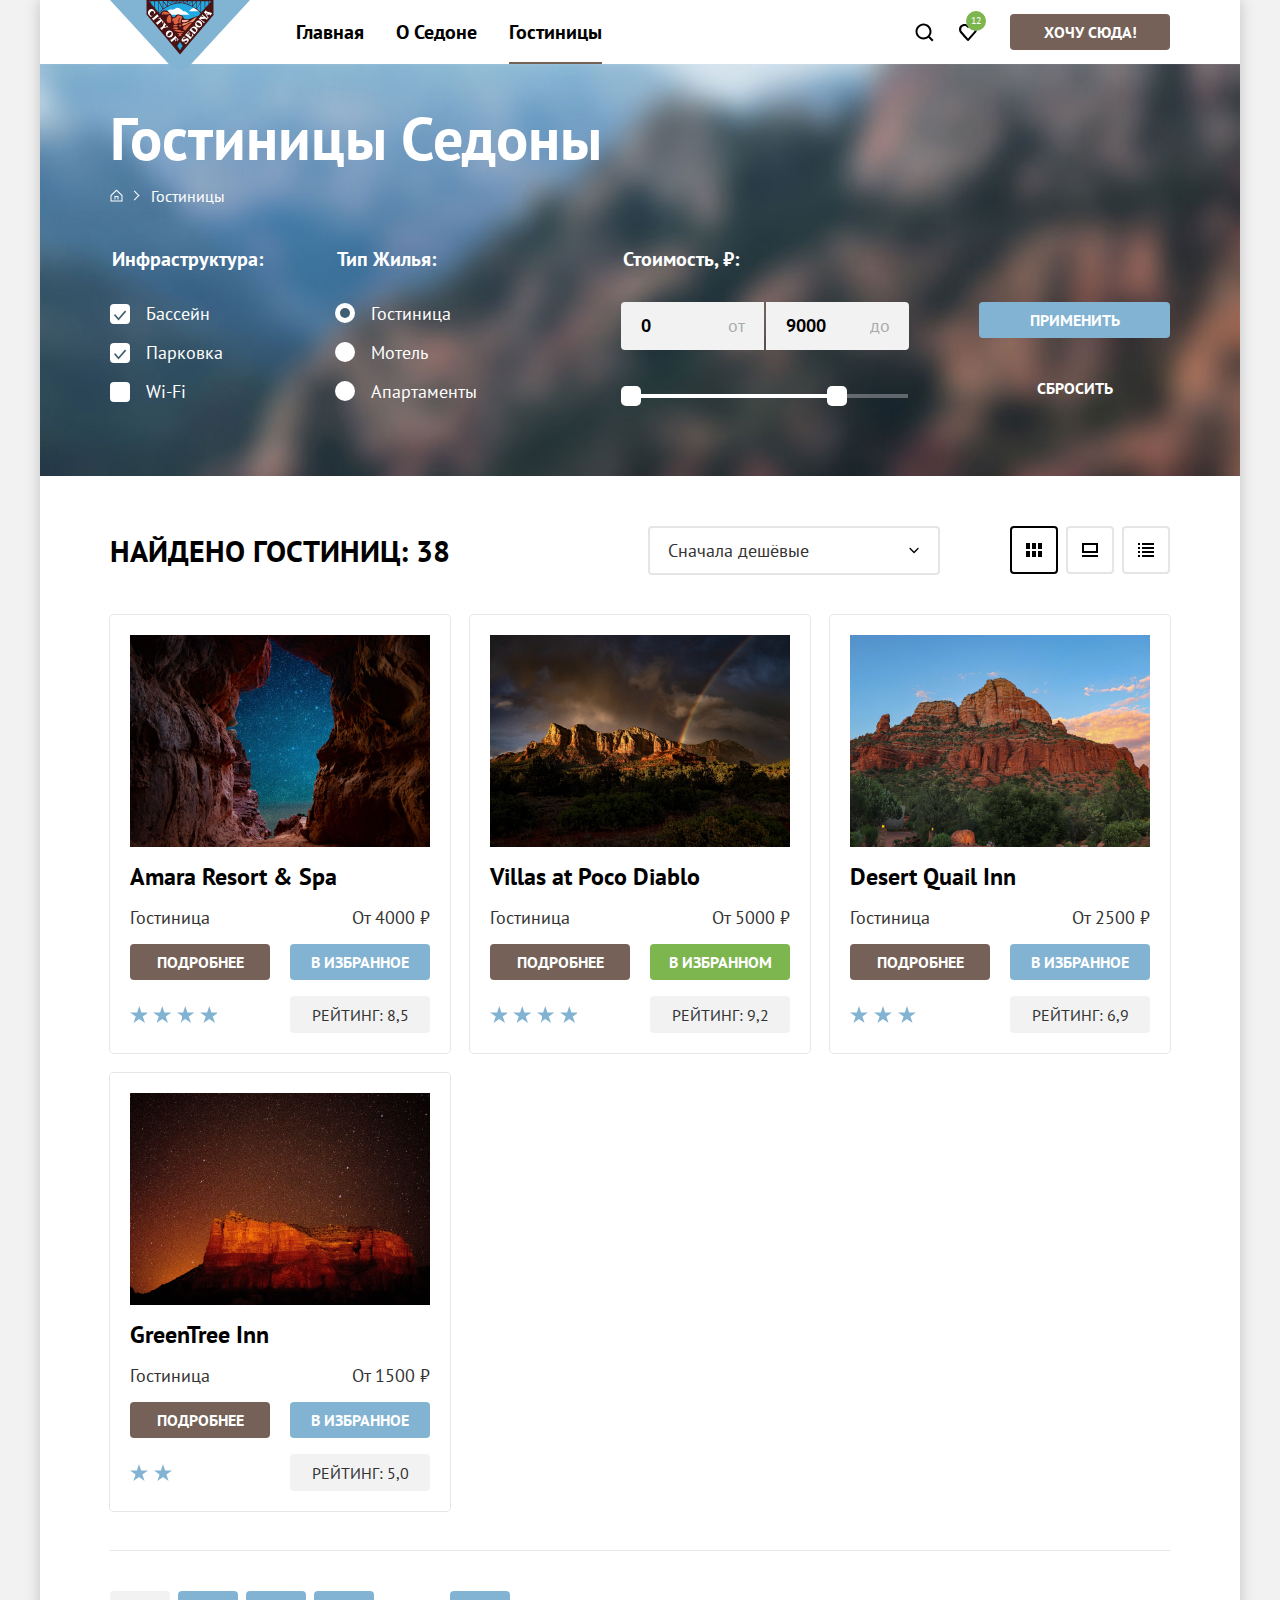
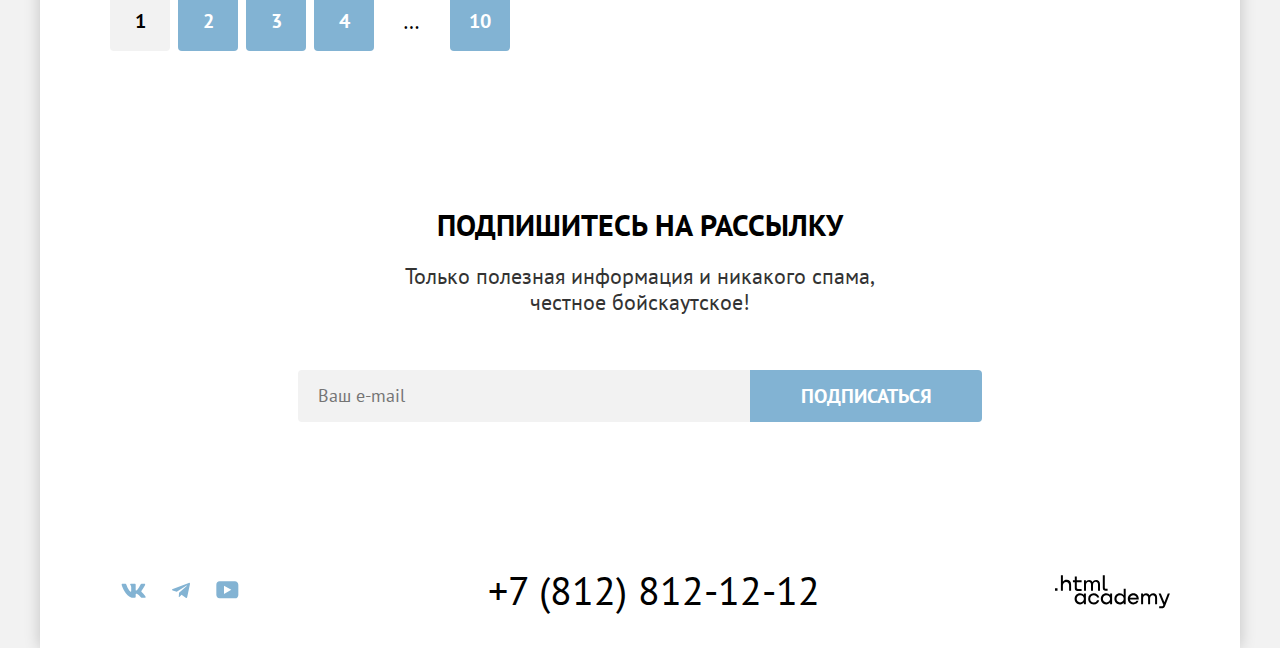
<file: catalog.html>
<!DOCTYPE html>
<html lang="ru">

  <head>
    <meta charset="utf-8">
    <title>HTML Academy: Седона. Каталог гостиниц</title>
    <link rel="stylesheet" href="styles/styles.css">
    <link rel="icon" href="favicon.ico">
    <link rel="icon" type="image/png" sizes="32x32" href="./images/favicon-32x32.png">
  </head>

  <body>
    <div class="page-container">
      <header class="page-header" data-test="header">
        <nav class="navigation">
          <a href="./index.html" aria-current="page" class="logo-link">
            <img class="logo-image" src="./images/logo.svg" width="140" height="70" alt="Логотип сайта Седона">
          </a>
          <ul class="navigation-list">
            <li class="navigation-item">
              <a class="navigation-link" href="./index.html" aria-current="page">Главная</a>
            </li>
            <li class="navigation-item">
              <a class="navigation-link" href="#">О Седоне</a>
            </li>
            <li class="navigation-item">
              <a class="navigation-link navigation-link-current" href="catalog.html">Гостиницы</a>
            </li>
          </ul>
          <ul class="user-menu">
            <li class="user-menu-item">
              <a class="user-menu-link user-menu-search" href="#">
                <svg class="user-menu-icon" aria-hidden="true" focusable="false" width="20" height="20"
                  viewBox="0 0 20 20" xmlns="http://www.w3.org/2000/svg">
                  <path
                    d="M19.5 18.0083L15.8 14.3287C16.8 13.0359 17.5 11.3453 17.5 9.4558C17.5 5.08011 13.9 1.5 9.5 1.5C5.1 1.5 1.5 5.17956 1.5 9.55525C1.5 13.9309 5.1 17.511 9.5 17.511C11.3 17.511 13 16.9144 14.4 15.8204L18.1 19.5L19.5 18.0083ZM9.5 15.5221C6.2 15.5221 3.5 12.837 3.5 9.55525C3.5 6.27348 6.2 3.5884 9.5 3.5884C12.8 3.5884 15.5 6.27348 15.5 9.55525C15.5 12.837 12.8 15.5221 9.5 15.5221Z" />
                </svg>
                <span class="visually-hidden">Поиск по сайту.</span>
              </a>
            </li>
            <li class="user-menu-item user-menu-favorite">
              <a class="user-menu-link" href="#">
                <svg class="user-menu-icon" aria-hidden="true" focusable="false" width="20" height="20"
                  viewBox="0 0 20 20" xmlns="http://www.w3.org/2000/svg">
                  <path
                    d="M9.9 19C9.6 19 9.3 18.9 9.1 18.6C3.7 12.5 2.4 11.1 2.1 10.7C1.4 9.8 1 8.6 1 7.4C1 4.4 3.4 2 6.5 2C7.8 2 9 2.5 10 3.3C11 2.5 12.3 2 13.5 2C16.5 2 19 4.4 19 7.4C19 8.7 18.5 9.9 17.7 10.8L10.7 18.7C10.5 18.9 10.3 19 9.9 19ZM3.9 9.5C4.2 9.9 7.4 13.5 10 16.4L16.2 9.4C16.7 8.9 16.9 8.2 16.9 7.4C16.9 5.6 15.4 4.1 13.6 4.1C12.6 4.1 11.6 4.6 10.9 5.4C10.6 5.7 10.3 5.8 10 5.8C9.7 5.8 9.4 5.6 9.2 5.4C8.5 4.6 7.5 4.1 6.5 4.1C4.7 4.1 3.2 5.6 3.2 7.4C3.1 8.3 3.5 9 3.9 9.5C3.8 9.5 3.8 9.5 3.9 9.5Z" />
                </svg>
                <span class="visually-hidden">Понравилось.</span>
                <span class="notification-badge">12</span>
              </a>
            </li>
            <li class="user-menu-item">
              <a class="button user-menu-button" href="#">Хочу сюда!</a>
            </li>
          </ul>
        </nav>
      </header>
      <main class="main-container main-inner" data-test="main">
        <div class="hero-inner-container">
          <header class="header-inner">
            <h1 class="header-inner-title">Гостиницы Седоны</h1>
            <ul class="breadcrumbs">
              <li class=" breadcrumbs-item">
                <span class="visually-hidden">Главная.</span>
                <a href="index.html" class="breadcrumbs-link">
                  <svg class="breadcrumbs-icon" aria-hidden="true" focusable="false" fill="currentColor"
                    xmlns="http://www.w3.org/2000/svg" width="13" height="13" viewBox="0 0 13 13">
                    <path d="m6.5.5-6 5.8v6.2h12V6.3L6.5.5Zm5 11h-10V6.7l5-4.8 5 4.8v4.8Z"></path>
                    <path d="M4.5 10.5h1V8h2v2.5h1V7h-4v3.5Z"></path>
                  </svg>
                </a>
              </li>
              <li class=" breadcrumbs-item"><a href="" class="breadcrumbs-link breadcrumbs-link-current"
                  aria-current="page">Гостиницы</a></li>
            </ul>
          </header>
          <section class="hotel-filter" data-test="filter">
            <h2 class="visually-hidden">Фильтр поиска гостиниц.</h2>
            <form class="hotel-filter-form" action="https://echo.htmlacademy.ru/" method="get">
              <fieldset class="hotel-filter-group">
                <legend class="hotel-filter-title">Инфраструктура:</legend>
                <ul class="hotel-filter-list">
                  <li class="hotel-filter-item">
                    <input class="control-input visually-hidden" id="swimming-pool" name="swimming-pool" type="checkbox"
                      checked>
                    <label class="control" for="swimming-pool">Бассейн</label>
                  </li>
                  <li class="hotel-filter-item">
                    <input class="control-input visually-hidden" id="parking" name="parking" type="checkbox" checked>
                    <label class="control" for="parking">Парковка</label>
                  </li>
                  <li class="hotel-filter-item">
                    <input class="control-input visually-hidden" id="wi-fi" name="wi-fi" type="checkbox">
                    <label class="control" for="wi-fi">Wi-Fi</label>
                  </li>
                </ul>
              </fieldset>
              <fieldset class="hotel-filter-group">
                <legend class="hotel-filter-title">Тип Жилья:</legend>
                <ul class="hotel-filter-list">
                  <li class="hotel-filter-item">
                    <input class="control-input visually-hidden" id="hotel" name="hotel-type" value="hotel" type="radio"
                      checked>
                    <label class="control" for="hotel">Гостиница</label>
                  </li>
                  <li class="hotel-filter-item">
                    <input class="control-input visually-hidden" id="motel" name="hotel-type" value="motel"
                      type="radio">
                    <label class="control" for="motel">Мотель</label>
                  </li>
                  <li class="hotel-filter-item">
                    <input class="control-input visually-hidden" id="apartments" name="hotel-type" value="apartments"
                      type="radio">
                    <label class="control" for="apartments">Апартаменты</label>
                  </li>
                </ul>
              </fieldset>
              <fieldset class="hotel-filter-group price-filter">
                <legend class="hotel-filter-title">Стоимость, ₽:</legend>
                <div class="range-wrapper-inputs">
                  <label class="control-range-label" for="range-min">
                    <input type="number" class="control-input-range" id="range-min" value="0" min="0" max="9000"
                      name="min-price">
                  </label>
                  <label class="control-range-label" for="range-max">
                    <input type="number" class="control-input-range" id="range-max" value="9000" min="0" max="9000"
                      name="max-price">
                  </label>
                </div>
                <div class="range-scale">
                  <div class="range-bar" style="width: 226px; left: 0;">
                    <button type="button" class="range-toggle toggle-min">
                      <span class="visually-hidden">Изменить минимальную цену.</span>
                    </button>
                    <button type="button" class="range-toggle toggle-max">
                      <span class="visually-hidden">Изменить максимальную цену.</span>
                    </button>
                  </div>
                </div>
              </fieldset>
              <div class="filter-button-container">
                <button class="filter-button" type="submit">Применить</button>
                <button class="filter-button" type="reset">Сбросить</button>
              </div>
            </form>
          </section>
        </div>
        <section class="catalog" data-test="catalog">
          <div class="sorting-container">
            <h2 class="catalog-title">Найдено гостиниц: <span class="serch-result">38</span></h2>
            <select class="select-control" aria-label="Сортировка">
              <option value="cheap">Сначала дешёвые</option>
              <option value="expensive">Сначала дорогие</option>
              <option value="popular">Сначала популярные</option>
            </select>
            <ul class="view-list">
              <li class="view-item">
                <a href="" class="view-link view-link-selected view-table">
                  <span class="visually-hidden">Показать результаты в таблице.</span>
                </a>
              </li>
              <li class="view-item">
                <a href="" class="view-link view-big-icons">
                  <span class="visually-hidden">Показать результаты по одному.</span>
                </a>
              </li>
              <li class="view-item">
                <a href="" class="view-link view-list-icons">
                  <span class="visually-hidden">Показать результаты списком.</span>
                </a>
              </li>
            </ul>
          </div>
          <ul class="hotel-list-table">
            <li class="hotel-list-item">
              <a href="#" class="card-link" tabindex="-1">
                <img src="./images/hotels-catalog-images/amara-resort-spa.jpg" alt="Отель Amara Resort and Spa"
                  class="card-image" width="300" height="212">
              </a>
              <a href="#" class="card-link" tabindex="-1">
                <h3 class="card-title">Amara Resort &amp; Spa</h3>
              </a>
              <p class="hotel-type">Гостиница</p>
              <p class="hotel-price">От <span class="hotel-price-amount">4000</span> ₽</p>
              <a class="button card-button" href="#">подробнее</a>
              <button class="button favorite-button" type="button">в избранное</button>
              <p class="hotel-rating four-stars">
                <span class="visually-hidden">Отель 4 звезды.</span>
              </p>
              <p class="rating-number">Рейтинг: <span class="rating-score">8,5</span></p>
            </li>
            <li class="hotel-list-item">
              <a href="#" class="card-link" tabindex="-1">
                <img src="./images/hotels-catalog-images/villas-poco-diablo.jpg" alt="Отель Villas at Poco Diablo"
                  class="card-image" width="300" height="212">
              </a>
              <a href="#" class="card-link" tabindex="-1">
                <h3 class="card-title">Villas at Poco Diablo</h3>
              </a>
              <p class="hotel-type">Гостиница</p>
              <p class="hotel-price">От <span class="hotel-price-amount">5000</span> ₽</p>
              <a class="button card-button" href="#">подробнее</a>
              <button class="button favorite-button-selected" type="button">в избранном</button>
              <p class="hotel-rating four-stars">
                <span class="visually-hidden">Отель 4 звезды.</span>
              </p>
              <p class="rating-number">Рейтинг: <span class="rating-score">9,2</span></p>
            </li>
            <li class="hotel-list-item">
              <a href="#" class="card-link" tabindex="-1">
                <img src="./images/hotels-catalog-images/desert-quail-inn.jpg" alt="Отель Desert Quail Inn"
                  class="card-image" width="300" height="212">
              </a>
              <a href="#" class="card-link" tabindex="-1">
                <h3 class="card-title">Desert Quail Inn</h3>
              </a>
              <p class="hotel-type">Гостиница</p>
              <p class="hotel-price">От <span class="hotel-price-amount">2500</span> ₽</p>
              <a class="button card-button" href="#">подробнее</a>
              <button class="button favorite-button" type="button">в избранное</button>
              <p class="hotel-rating three-stars">
                <span class="visually-hidden">Отель 3 звезды.</span>
              </p>
              <p class="rating-number">Рейтинг: <span class="rating-score">6,9</span></p>
            </li>
            <li class="hotel-list-item">
              <a href="#" class="card-link" tabindex="-1">
                <img src="./images/hotels-catalog-images/greentree-inn.jpg" alt="Отель Green Tree Inn"
                  class="card-image" width="300" height="212">
              </a>
              <a href="#" class="card-link" tabindex="-1">
                <h3 class="card-title">GreenTree Inn</h3>
              </a>
              <p class="hotel-type">Гостиница</p>
              <p class="hotel-price">От <span class="hotel-price-amount">1500</span> ₽</p>
              <a class="button card-button" href="#">подробнее</a>
              <button class="button favorite-button" type="button">в избранное</button>
              <p class="hotel-rating two-stars">
                <span class="visually-hidden">Отель 2 звезды.</span>
              </p>
              <p class="rating-number">Рейтинг: <span class="rating-score">5,0</span></p>
            </li>
          </ul>
          <ul class="pagination">
            <li class="pagination-item">
              <a class="pagination-link pagination-link-current">1</a>
            </li>
            <li class="pagination-item">
              <a class="pagination-link" href="#">2</a>
            </li>
            <li class="pagination-item">
              <a class="pagination-link" href="#">3</a>
            </li>
            <li class="pagination-item">
              <a class="pagination-link" href="#">4</a>
            </li>
            <li class="pagination-item ">
              <a class="pagination-link-more" href="#">
                <span class="pagination-more">&hellip;</span>
              </a>
            </li>
            <li class="pagination-item">
              <a class="pagination-link" href="#">10</a>
            </li>
          </ul>
        </section>
      </main>
      <footer class="page-footer" data-test="footer">
        <section class="subscribe subscribe-inner" data-test="subscribe">
          <h2 class="subscribe-title subscribe-title-inner">Подпишитесь на рассылку</h2>
          <p class="subscribe-subtitle subscribe-subtitle-inner">Только полезная информация и никакого спама, честное
            бойскаутское!</p>
          <form class="subscribe-form" action="https://echo.htmlacademy.ru/" method="post">
            <label class="visually-hidden" for="user-email">Укажите ваш e-mail</label>
            <input class="subscribe-input" type="email" name="user-email" id="user-email" placeholder="Ваш e-mail"
              required>
            <button class="button subscribe-button" type="submit">Подписаться</button>
          </form>
        </section>
        <div class="contacts-container" data-test="footer">
          <section class="socials">
            <h2 class="visually-hidden">Социальные сети.</h2>
            <ul class="social-list">
              <li class="social-item">
                <a class="social-link" href="https://vk.com/htmlacademy">
                  <svg class="social-icon" aria-hidden="true" focusable="false" width="25" height="15"
                    xmlns="http://www.w3.org/2000/svg">
                    <path fill-rule="evenodd" clip-rule="evenodd"
                      d="M24.116 1.804c.166-.546 0-.948-.795-.948h-2.625c-.668 0-.976.347-1.143.73 0 0-1.335 3.196-3.226 5.272-.612.602-.89.793-1.224.793-.167 0-.418-.19-.418-.738V1.804c0-.656-.184-.948-.74-.948H9.817c-.417 0-.668.304-.668.593 0 .621.946.765 1.043 2.513V7.76c0 .833-.153.984-.487.984-.89 0-3.055-3.21-4.34-6.885-.249-.715-.5-1.003-1.172-1.003H1.566c-.75 0-.9.347-.9.73 0 .682.89 4.07 4.145 8.551 2.17 3.06 5.225 4.72 8.008 4.72 1.67 0 1.875-.369 1.875-1.004V11.54c0-.737.158-.884.687-.884.39 0 1.057.192 2.615 1.667 1.78 1.75 2.073 2.533 3.075 2.533h2.625c.75 0 1.126-.368.91-1.096-.238-.724-1.088-1.775-2.215-3.022-.612-.71-1.53-1.475-1.809-1.858-.389-.49-.278-.71 0-1.147 0 0 3.2-4.426 3.533-5.929h.001Z" />
                  </svg>
                  <span class="visually-hidden">Мы во Вконтакте.</span>
                </a>
              </li>
              <li class="social-item">
                <a class="social-link" href="https://t.me/htmlacademy">
                  <svg class="social-icon" aria-hidden="true" focusable="false" width="18" height="16"
                    xmlns="http://www.w3.org/2000/svg">
                    <path
                      d="M16.785.956.84 7.104C-.248 7.541-.24 8.148.64 8.42l4.094 1.277 9.472-5.976c.448-.272.857-.126.52.173l-7.673 6.925H7.05l.002.001-.283 4.22c.414 0 .597-.19.829-.414l1.988-1.934 4.136 3.055c.762.42 1.31.205 1.5-.706l2.715-12.795c.278-1.114-.425-1.618-1.153-1.29Z" />
                  </svg>
                  <span class="visually-hidden">Мы в Телеграме</span>
                </a>
              </li>
              <li class="social-item">
                <a class="social-link" href="https://www.youtube.com/user/htmlacademyru">
                  <svg class="social-icon" aria-hidden="true" focusable="false" width="23" height="18"
                    xmlns="http://www.w3.org/2000/svg">
                    <path
                      d="M18.94.356H3.507C1.647.356.333 1.95.333 3.756V13.85c0 1.913 1.314 3.506 3.174 3.506H19.16c1.642 0 3.174-1.593 3.174-3.4v-10.2c-.219-1.806-1.532-3.4-3.393-3.4ZM7.995 12.894V4.819l7.333 4.037-7.333 4.038Z" />
                  </svg>
                  <span class="visually-hidden">Мы в Youtube.</span>
                </a>
              </li>
            </ul>
          </section>
          <section class="contacts">
            <h2 class="visually-hidden">Телефоны.</h2>
            <a class="contacts-link" href="tel:+78128121212">+7 (812) 812-12-12</a>
          </section>
          <section class="copyright">
            <h2 class="visually-hidden">Копирайт.</h2>
            <a class="copyright-link" href="https://htmlacademy.ru/">
              <svg class="htmlacademy-logo" role="img" aria-label="Логотип компании-разработчика HTML-Academy"
                aria-hidden="true" focusable="false" xmlns="http://www.w3.org/2000/svg" width="115" height="34"
                viewBox="0 0 115 34">
                <path
                  d="M0 13.26v2.6h2.5v-2.6H0ZM11.6 4.86c-1.6 0-2.8.7-3.6 1.7h-.1V.36h-2v15.5h2v-5.3c0-2.1 1.3-3.6 3.3-3.6 1.8 0 2.9 1.4 2.9 3.2v5.7h2v-6.1c.1-3-1.8-4.9-4.5-4.9ZM26.6 5.16h-4.8v-3.7h-2v3.8h-1.9v2h1.9v6c0 1.7 1 2.7 2.7 2.7h4.1v-2h-3.7c-.7 0-1.1-.4-1.1-1.1v-5.7h4.8v-2ZM41.1 4.96c-1.6 0-2.9.8-3.5 2.1h-.1c-.6-1.2-1.8-2.1-3.4-2.1-1.4 0-2.5.8-3.1 1.8h-.1v-1.6H29v10.6h2v-5.4c0-2 1-3.5 2.6-3.5 1.5 0 2.4 1 2.4 2.6v6.3h2v-5.6c0-2.4 1.4-3.3 2.6-3.3 1.5 0 2.4 1 2.4 2.6v6.3h2v-6.5c.1-2.5-1.4-4.3-3.9-4.3ZM47.8 13.06c0 1.7 1 2.7 2.8 2.7h2v-2h-1.7c-.7 0-1.1-.4-1.1-1.1V.36h-2v12.7ZM28.9 20.06c-.9-1.1-2.2-1.8-3.9-1.8-3.1 0-5.4 2.3-5.4 5.6s2.3 5.6 5.4 5.6c1.8 0 3-.8 3.8-1.9h.1v1.6h2v-10.6h-2v1.5Zm-3.6 7.4c-2.2 0-3.6-1.6-3.6-3.6s1.4-3.6 3.6-3.6 3.6 1.6 3.6 3.6c0 1.9-1.4 3.6-3.6 3.6ZM44.2 22.36c-.5-2.4-2.6-4.1-5.4-4.1a5.4 5.4 0 0 0-5.6 5.6c0 3.1 2.2 5.6 5.6 5.6 2.8 0 4.9-1.8 5.4-4.2h-2.1a3.4 3.4 0 0 1-3.3 2.3c-2.2 0-3.6-1.6-3.6-3.6s1.4-3.6 3.6-3.6c1.6 0 2.8 1 3.3 2.2h2.1v-.2ZM55.1 20.06c-.9-1.1-2.2-1.8-3.9-1.8-3.1 0-5.4 2.3-5.4 5.6s2.3 5.6 5.4 5.6c1.8 0 3-.8 3.8-1.9h.1v1.6h2v-10.6h-2v1.5Zm-3.6 7.4c-2.2 0-3.6-1.6-3.6-3.6s1.4-3.6 3.6-3.6 3.6 1.6 3.6 3.6c0 1.9-1.5 3.6-3.6 3.6ZM68.7 20.16c-.9-1.1-2.2-1.9-3.9-1.9-3.1 0-5.4 2.3-5.4 5.6s2.2 5.6 5.4 5.6c1.7 0 3-.8 3.8-1.8h.1v1.5h2v-15.4h-2v6.4Zm-3.6 7.3c-2.2 0-3.6-1.6-3.6-3.6s1.4-3.6 3.6-3.6 3.6 1.6 3.6 3.6c-.1 2-1.5 3.6-3.6 3.6ZM78.3 18.26c-3.3 0-5.5 2.5-5.5 5.6 0 3 2.1 5.6 5.5 5.6 2.5 0 4.5-1.3 5.2-3.6h-2.1c-.5 1-1.6 1.6-3 1.6-1.9 0-3.3-1.3-3.4-2.9h8.8c.2-3.6-2-6.3-5.5-6.3Zm0 1.9c1.7 0 3 1 3.3 2.6h-6.5c.3-1.5 1.5-2.6 3.2-2.6ZM98.2 18.26c-1.6 0-2.9.8-3.6 2h-.1c-.6-1.2-1.8-2-3.4-2-1.4 0-2.5.7-3.1 1.8v-1.5h-1.9v10.6h2v-5.4c0-2 1-3.4 2.6-3.5 1.5 0 2.4 1 2.4 2.6v6.3h2v-5.6c0-2.4 1.4-3.3 2.6-3.3 1.5 0 2.4 1 2.4 2.6v6.3h2v-6.5c.1-2.6-1.4-4.4-3.9-4.4ZM109.4 27.36l-3.6-8.9h-2.2l4.8 11.6c-.3.9-.7 1.2-1.7 1.2h-2.5v2h2.5c1.8 0 2.8-.8 3.5-2.6l4.7-12.2h-2.1l-3.4 8.9Z">
                </path>
              </svg>
            </a>
          </section>
        </div>
      </footer>
    </div>
  </body>

</html>
</file>
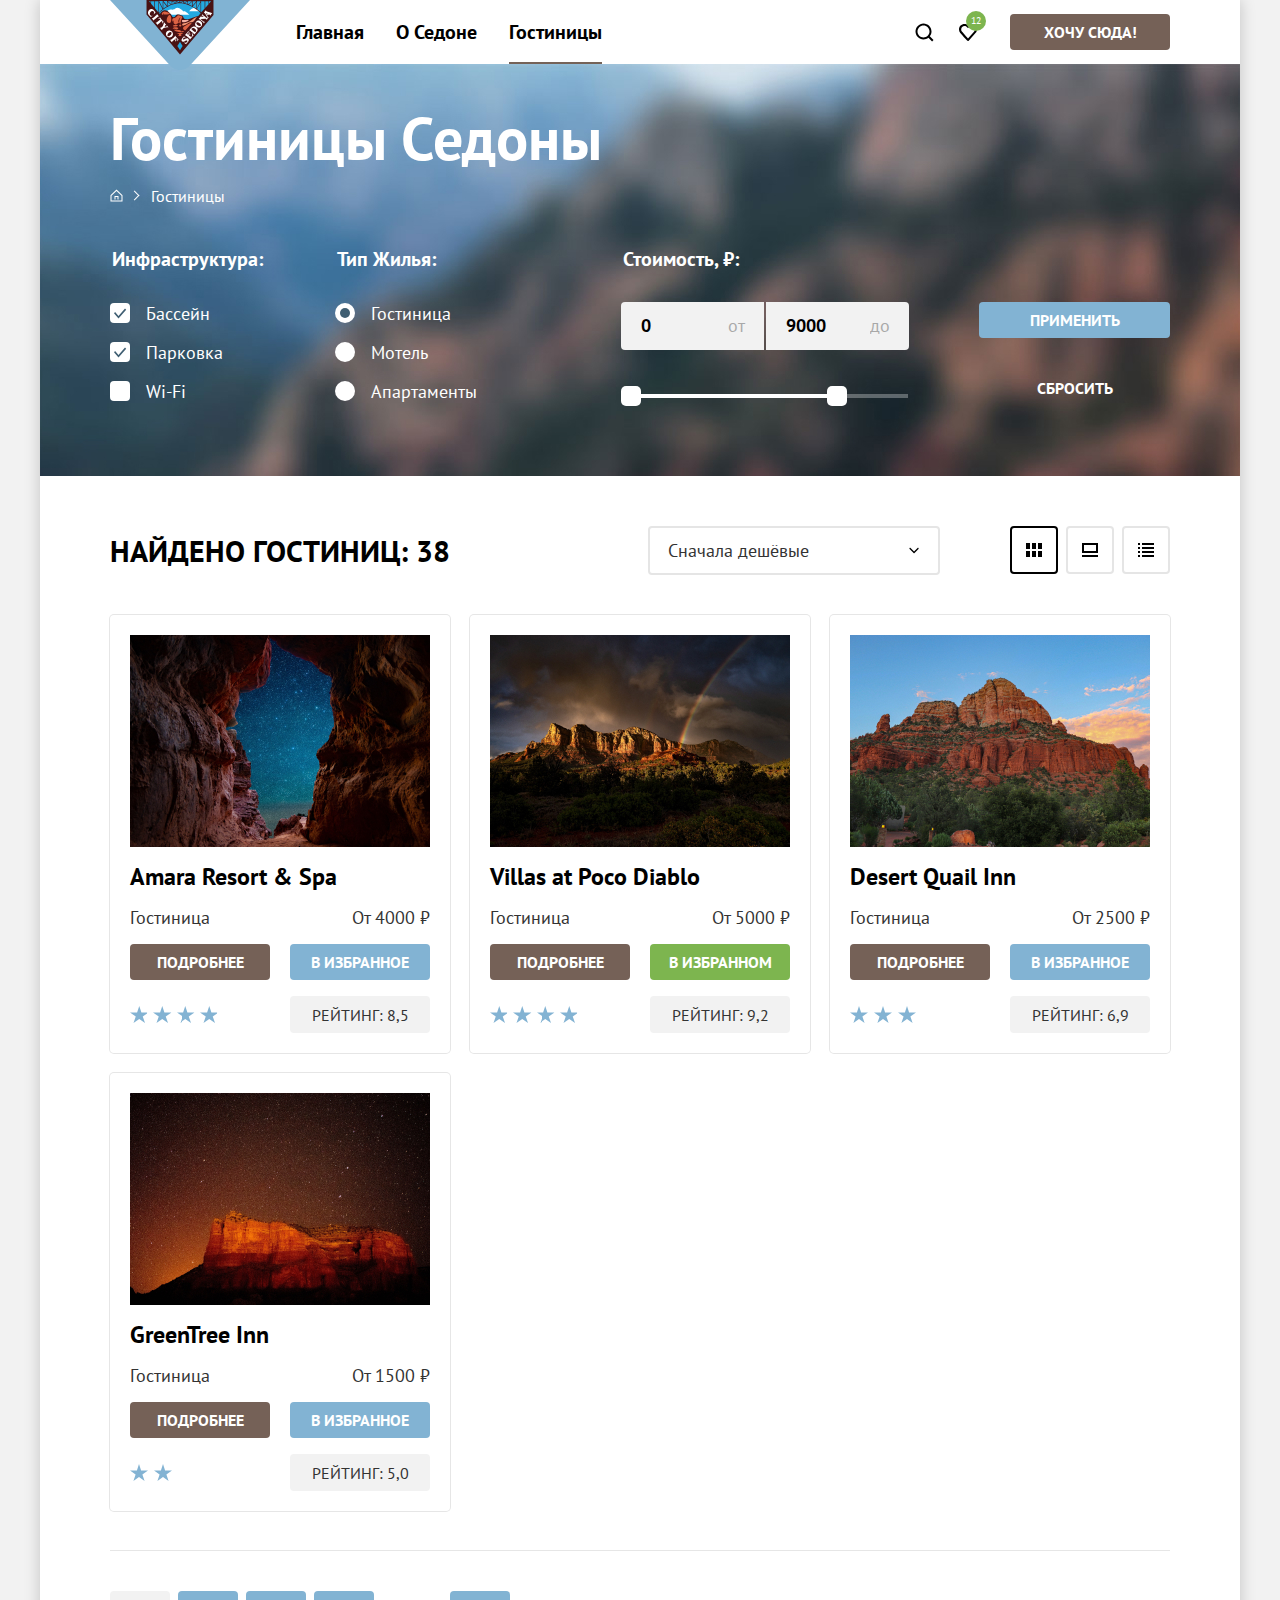
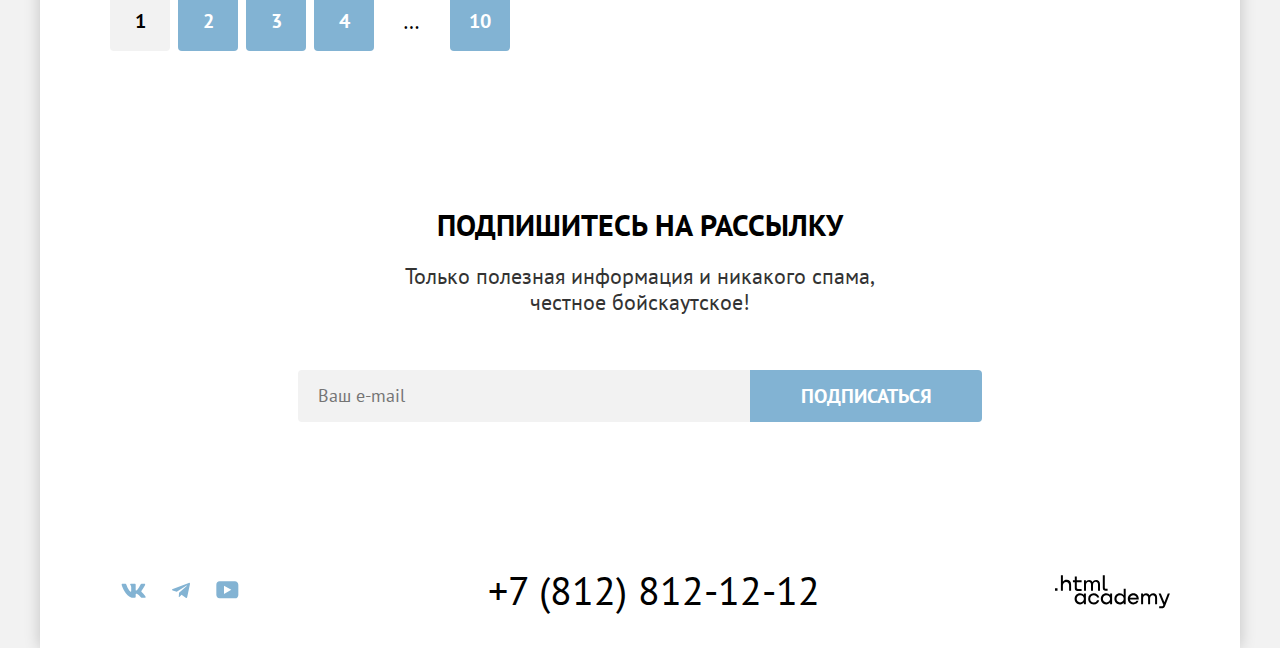
<file: 1/catalog.html>
<!DOCTYPE html>
<html lang="ru">

  <head>
    <meta charset="utf-8">
    <title>HTML Academy: Седона. Каталог гостиниц</title>
    <link rel="stylesheet" href="styles/styles.css">
    <link rel="icon" href="favicon.ico">
    <link rel="icon" type="image/png" sizes="32x32" href="./images/favicon-32x32.png">
    <base href="https://htmlacademy-htmlcss.github.io/2513195-sedona-2/1/">
</head>

  <body>
    <div class="page-container">
      <header class="page-header" data-test="header">
        <nav class="navigation">
          <a href="./index.html" aria-current="page" class="logo-link">
            <img class="logo-image" src="./images/logo.svg" width="140" height="70" alt="Логотип сайта Седона">
          </a>
          <ul class="navigation-list">
            <li class="navigation-item">
              <a class="navigation-link" href="./index.html" aria-current="page">Главная</a>
            </li>
            <li class="navigation-item">
              <a class="navigation-link" href="#">О Седоне</a>
            </li>
            <li class="navigation-item">
              <a class="navigation-link navigation-link-current" href="catalog.html">Гостиницы</a>
            </li>
          </ul>
          <ul class="user-menu">
            <li class="user-menu-item">
              <a class="user-menu-link user-menu-search" href="#">
                <svg class="user-menu-icon" aria-hidden="true" focusable="false" width="20" height="20"
                  viewBox="0 0 20 20" xmlns="http://www.w3.org/2000/svg">
                  <path
                    d="M19.5 18.0083L15.8 14.3287C16.8 13.0359 17.5 11.3453 17.5 9.4558C17.5 5.08011 13.9 1.5 9.5 1.5C5.1 1.5 1.5 5.17956 1.5 9.55525C1.5 13.9309 5.1 17.511 9.5 17.511C11.3 17.511 13 16.9144 14.4 15.8204L18.1 19.5L19.5 18.0083ZM9.5 15.5221C6.2 15.5221 3.5 12.837 3.5 9.55525C3.5 6.27348 6.2 3.5884 9.5 3.5884C12.8 3.5884 15.5 6.27348 15.5 9.55525C15.5 12.837 12.8 15.5221 9.5 15.5221Z" />
                </svg>
                <span class="visually-hidden">Поиск по сайту.</span>
              </a>
            </li>
            <li class="user-menu-item user-menu-favorite">
              <a class="user-menu-link" href="#">
                <svg class="user-menu-icon" aria-hidden="true" focusable="false" width="20" height="20"
                  viewBox="0 0 20 20" xmlns="http://www.w3.org/2000/svg">
                  <path
                    d="M9.9 19C9.6 19 9.3 18.9 9.1 18.6C3.7 12.5 2.4 11.1 2.1 10.7C1.4 9.8 1 8.6 1 7.4C1 4.4 3.4 2 6.5 2C7.8 2 9 2.5 10 3.3C11 2.5 12.3 2 13.5 2C16.5 2 19 4.4 19 7.4C19 8.7 18.5 9.9 17.7 10.8L10.7 18.7C10.5 18.9 10.3 19 9.9 19ZM3.9 9.5C4.2 9.9 7.4 13.5 10 16.4L16.2 9.4C16.7 8.9 16.9 8.2 16.9 7.4C16.9 5.6 15.4 4.1 13.6 4.1C12.6 4.1 11.6 4.6 10.9 5.4C10.6 5.7 10.3 5.8 10 5.8C9.7 5.8 9.4 5.6 9.2 5.4C8.5 4.6 7.5 4.1 6.5 4.1C4.7 4.1 3.2 5.6 3.2 7.4C3.1 8.3 3.5 9 3.9 9.5C3.8 9.5 3.8 9.5 3.9 9.5Z" />
                </svg>
                <span class="visually-hidden">Понравилось.</span>
                <span class="notification-badge">12</span>
              </a>
            </li>
            <li class="user-menu-item">
              <a class="button user-menu-button" href="#">Хочу сюда!</a>
            </li>
          </ul>
        </nav>
      </header>
      <main class="main-container main-inner" data-test="main">
        <div class="hero-inner-container">
          <header class="header-inner">
            <h1 class="header-inner-title">Гостиницы Седоны</h1>
            <ul class="breadcrumbs">
              <li class=" breadcrumbs-item">
                <span class="visually-hidden">Главная.</span>
                <a href="index.html" class="breadcrumbs-link">
                  <svg class="breadcrumbs-icon" aria-hidden="true" focusable="false" fill="currentColor"
                    xmlns="http://www.w3.org/2000/svg" width="13" height="13" viewBox="0 0 13 13">
                    <path d="m6.5.5-6 5.8v6.2h12V6.3L6.5.5Zm5 11h-10V6.7l5-4.8 5 4.8v4.8Z"></path>
                    <path d="M4.5 10.5h1V8h2v2.5h1V7h-4v3.5Z"></path>
                  </svg>
                </a>
              </li>
              <li class=" breadcrumbs-item"><a href="" class="breadcrumbs-link breadcrumbs-link-current"
                  aria-current="page">Гостиницы</a></li>
            </ul>
          </header>
          <section class="hotel-filter" data-test="filter">
            <h2 class="visually-hidden">Фильтр поиска гостиниц.</h2>
            <form class="hotel-filter-form" action="https://echo.htmlacademy.ru/" method="get">
              <fieldset class="hotel-filter-group">
                <legend class="hotel-filter-title">Инфраструктура:</legend>
                <ul class="hotel-filter-list">
                  <li class="hotel-filter-item">
                    <label class="control" for="swimming-pool">
                      <input class="control-input visually-hidden" id="swimming-pool" name="swimming-pool"
                        type="checkbox" checked>
                      <span class="control-mark"></span>
                      Бассейн
                    </label>
                  </li>
                  <li class="hotel-filter-item">
                    <label class="control" for="parking">
                      <input class="control-input visually-hidden" id="parking" name="parking" type="checkbox" checked>
                      <span class="control-mark"></span>
                      Парковка
                    </label>
                  </li>
                  <li class="hotel-filter-item">
                    <label class="control" for="wi-fi">
                      <input class="control-input visually-hidden" id="wi-fi" name="wi-fi" type="checkbox">
                      <span class="control-mark"></span>
                      Wi-Fi
                    </label>
                  </li>
                </ul>
              </fieldset>
              <fieldset class="hotel-filter-group">
                <legend class="hotel-filter-title">Тип Жилья:</legend>
                <ul class="hotel-filter-list">
                  <li class="hotel-filter-item">
                    <label class="control" for="hotel">
                      <input class="control-input visually-hidden" id="hotel" name="hotel-type" value="hotel"
                        type="radio" checked>
                      <span class="control-mark"></span>
                      Гостиница
                    </label>
                  </li>
                  <li class="hotel-filter-item">
                    <label class="control" for="motel">
                      <input class="control-input visually-hidden" id="motel" name="hotel-type" value="motel"
                        type="radio">
                      <span class="control-mark"></span>
                      Мотель
                    </label>
                  </li>
                  <li class="hotel-filter-item">
                    <label class="control" for="apartments">
                      <input class="control-input visually-hidden" id="apartments" name="hotel-type" value="apartments"
                        type="radio">
                      <span class="control-mark"></span>
                      Апартаменты
                    </label>
                  </li>
                </ul>
              </fieldset>
              <fieldset class="hotel-filter-group price-filter">
                <legend class="hotel-filter-title">Стоимость, ₽:</legend>
                <div class="range-wrapper-inputs">
                  <label class="control-range-label" for="range-min">
                    <input type="number" class="control-input-range" id="range-min" value="0" min="0" max="9000"
                      name="min-price">
                  </label>
                  <label class="control-range-label" for="range-max">
                    <input type="number" class="control-input-range" id="range-max" value="9000" min="0" max="9000"
                      name="max-price">
                  </label>
                </div>
                <div class="range-scale">
                  <div class="range-bar" style="width: 226px; left: 0;">
                    <button type="button" class="range-toggle toggle-min">
                      <span class="visually-hidden">Изменить минимальную цену.</span>
                    </button>
                    <button type="button" class="range-toggle toggle-max">
                      <span class="visually-hidden">Изменить максимальную цену.</span>
                    </button>
                  </div>
                </div>
              </fieldset>
              <div class="filter-button-container">
                <button class="filter-button" type="submit">Применить</button>
                <button class="filter-button" type="reset">Сбросить</button>
              </div>
            </form>
          </section>
        </div>
        <section class="catalog" data-test="catalog">
          <div class="sorting-container">
            <h2 class="catalog-title">Найдено гостиниц: <span class="serch-result">38</span></h2>
            <select class="select-control" aria-label="Сортировка">
              <option value="cheap">Сначала дешёвые</option>
              <option value="expensive">Сначала дорогие</option>
              <option value="popular">Сначала популярные</option>
            </select>
            <ul class="view-list">
              <li class="view-item">
                <a href="" class="view-link view-link-selected view-table">
                  <span class="visually-hidden">Показать результаты в таблице.</span>
                </a>
              </li>
              <li class="view-item">
                <a href="" class="view-link view-big-icons">
                  <span class="visually-hidden">Показать результаты по одному.</span>
                </a>
              </li>
              <li class="view-item">
                <a href="" class="view-link view-list-icons">
                  <span class="visually-hidden">Показать результаты списком.</span>
                </a>
              </li>
            </ul>
          </div>
          <ul class="hotel-list-table">
            <li class="hotel-list-item">
              <a href="#" class="card-link" tabindex="-1">
                <img src="./images/hotels-catalog-images/amara-resort-spa.jpg" alt="Отель Amara Resort and Spa"
                  class="card-image" width="300" height="212">
              </a>
              <a href="#" class="card-link" tabindex="-1">
                <h3 class="card-title">Amara Resort &amp; Spa</h3>
              </a>
              <p class="hotel-type">Гостиница</p>
              <p class="hotel-price">От <span class="hotel-price-amount">4000</span> ₽</p>
              <a class="button card-button" href="#">подробнее</a>
              <button class="button favorite-button" type="submit">в избранное</button>
              <p class="hotel-rating four-stars">
                <span class="visually-hidden">Отель 4 звезды.</span>
              </p>
              <p class="rating-number">Рейтинг: <span class="rating-score">8,5</span></p>
            </li>
            <li class="hotel-list-item">
              <a href="#" class="card-link" tabindex="-1">
                <img src="./images/hotels-catalog-images/villas-poco-diablo.jpg" alt="Отель Villas at Poco Diablo"
                  class="card-image" width="300" height="212">
              </a>
              <a href="#" class="card-link" tabindex="-1">
                <h3 class="card-title">Villas at Poco Diablo</h3>
              </a>
              <p class="hotel-type">Гостиница</p>
              <p class="hotel-price">От <span class="hotel-price-amount">5000</span> ₽</p>
              <a class="button card-button" href="#">подробнее</a>
              <button class="button favorite-button-selected" type="submit">в избранном</button>
              <p class="hotel-rating four-stars">
                <span class="visually-hidden">Отель 4 звезды.</span>
              </p>
              <p class="rating-number">Рейтинг: <span class="rating-score">9,2</span></p>
            </li>
            <li class="hotel-list-item">
              <a href="#" class="card-link" tabindex="-1">
                <img src="./images/hotels-catalog-images/desert-quail-inn.jpg" alt="Отель Desert Quail Inn"
                  class="card-image" width="300" height="212">
              </a>
              <a href="#" class="card-link" tabindex="-1">
                <h3 class="card-title">Desert Quail Inn</h3>
              </a>
              <p class="hotel-type">Гостиница</p>
              <p class="hotel-price">От <span class="hotel-price-amount">2500</span> ₽</p>
              <a class="button card-button" href="#">подробнее</a>
              <button class="button favorite-button" type="submit">в избранное</button>
              <p class="hotel-rating three-stars">
                <span class="visually-hidden">Отель 3 звезды.</span>
              </p>
              <p class="rating-number">Рейтинг: <span class="rating-score">6,9</span></p>
            </li>
            <li class="hotel-list-item">
              <a href="#" class="card-link" tabindex="-1">
                <img src="./images/hotels-catalog-images/greentree-inn.jpg" alt="Отель Green Tree Inn"
                  class="card-image" width="300" height="212">
              </a>
              <a href="#" class="card-link" tabindex="-1">
                <h3 class="card-title">GreenTree Inn</h3>
              </a>
              <p class="hotel-type">Гостиница</p>
              <p class="hotel-price">От <span class="hotel-price-amount">1500</span> ₽</p>
              <a class="button card-button" href="#">подробнее</a>
              <button class="button favorite-button" type="submit">в избранное</button>
              <p class="hotel-rating two-stars">
                <span class="visually-hidden">Отель 2 звезды.</span>
              </p>
              <p class="rating-number">Рейтинг: <span class="rating-score">5,0</span></p>
            </li>
          </ul>
          <ul class="pagination">
            <li class="pagination-item">
              <a class="pagination-link pagination-link-current">1</a>
            </li>
            <li class="pagination-item">
              <a class="pagination-link" href="#">2</a>
            </li>
            <li class="pagination-item">
              <a class="pagination-link" href="#">3</a>
            </li>
            <li class="pagination-item">
              <a class="pagination-link" href="#">4</a>
            </li>
            <li class="pagination-item ">
              <a class="pagination-link-more" href="#">
                <span class="pagination-more">&hellip;</span>
              </a>
            </li>
            <li class="pagination-item">
              <a class="pagination-link" href="#">10</a>
            </li>
          </ul>
        </section>
      </main>
      <footer class="page-footer" data-test="footer">
        <section class="subscribe subscribe-inner" data-test="subscribe">
          <h2 class="subscribe-title subscribe-title-inner">Подпишитесь на рассылку</h2>
          <p class="subscribe-subtitle subscribe-subtitle-inner">Только полезная информация и никакого спама, честное
            бойскаутское!</p>
          <form class="subscribe-form" action="https://echo.htmlacademy.ru/" method="post">
            <label class="visually-hidden" for="user-email">Укажите ваш e-mail</label>
            <input class="subscribe-input" type="email" name="user-email" id="user-email" placeholder="Ваш e-mail"
              required>
            <button class="button subscribe-button" type="submit">Подписаться</button>
          </form>
        </section>
        <div class="contacts-container" data-test="footer">
          <section class="socials">
            <h2 class="visually-hidden">Социальные сети.</h2>
            <ul class="social-list">
              <li class="social-item">
                <a class="social-link" href="https://vk.com/htmlacademy">
                  <svg class="social-icon" aria-hidden="true" focusable="false" width="25" height="15"
                    xmlns="http://www.w3.org/2000/svg">
                    <path fill-rule="evenodd" clip-rule="evenodd"
                      d="M24.116 1.804c.166-.546 0-.948-.795-.948h-2.625c-.668 0-.976.347-1.143.73 0 0-1.335 3.196-3.226 5.272-.612.602-.89.793-1.224.793-.167 0-.418-.19-.418-.738V1.804c0-.656-.184-.948-.74-.948H9.817c-.417 0-.668.304-.668.593 0 .621.946.765 1.043 2.513V7.76c0 .833-.153.984-.487.984-.89 0-3.055-3.21-4.34-6.885-.249-.715-.5-1.003-1.172-1.003H1.566c-.75 0-.9.347-.9.73 0 .682.89 4.07 4.145 8.551 2.17 3.06 5.225 4.72 8.008 4.72 1.67 0 1.875-.369 1.875-1.004V11.54c0-.737.158-.884.687-.884.39 0 1.057.192 2.615 1.667 1.78 1.75 2.073 2.533 3.075 2.533h2.625c.75 0 1.126-.368.91-1.096-.238-.724-1.088-1.775-2.215-3.022-.612-.71-1.53-1.475-1.809-1.858-.389-.49-.278-.71 0-1.147 0 0 3.2-4.426 3.533-5.929h.001Z" />
                  </svg>
                  <span class="visually-hidden">Мы во Вконтакте.</span>
                </a>
              </li>
              <li class="social-item">
                <a class="social-link" href="https://t.me/htmlacademy">
                  <svg class="social-icon" aria-hidden="true" focusable="false" width="18" height="16"
                    xmlns="http://www.w3.org/2000/svg">
                    <path
                      d="M16.785.956.84 7.104C-.248 7.541-.24 8.148.64 8.42l4.094 1.277 9.472-5.976c.448-.272.857-.126.52.173l-7.673 6.925H7.05l.002.001-.283 4.22c.414 0 .597-.19.829-.414l1.988-1.934 4.136 3.055c.762.42 1.31.205 1.5-.706l2.715-12.795c.278-1.114-.425-1.618-1.153-1.29Z" />
                  </svg>
                  <span class="visually-hidden">Мы в Телеграме</span>
                </a>
              </li>
              <li class="social-item">
                <a class="social-link" href="https://www.youtube.com/user/htmlacademyru">
                  <svg class="social-icon" aria-hidden="true" focusable="false" width="23" height="18"
                    xmlns="http://www.w3.org/2000/svg">
                    <path
                      d="M18.94.356H3.507C1.647.356.333 1.95.333 3.756V13.85c0 1.913 1.314 3.506 3.174 3.506H19.16c1.642 0 3.174-1.593 3.174-3.4v-10.2c-.219-1.806-1.532-3.4-3.393-3.4ZM7.995 12.894V4.819l7.333 4.037-7.333 4.038Z" />
                  </svg>
                  <span class="visually-hidden">Мы в Youtube.</span>
                </a>
              </li>
            </ul>
          </section>
          <section class="contacts">
            <h2 class="visually-hidden">Телефоны.</h2>
            <a class="contacts-link" href="tel:+78128121212">+7 (812) 812-12-12</a>
          </section>
          <section class="copyright">
            <h2 class="visually-hidden">Копирайт.</h2>
            <a class="copyright-link" href="https://htmlacademy.ru/">
              <svg class="htmlacademy-logo" role="img" aria-label="Логотип компании-разработчика HTML-Academy"
                aria-hidden="true" focusable="false" xmlns="http://www.w3.org/2000/svg" width="115" height="34"
                viewBox="0 0 115 34">
                <path
                  d="M0 13.26v2.6h2.5v-2.6H0ZM11.6 4.86c-1.6 0-2.8.7-3.6 1.7h-.1V.36h-2v15.5h2v-5.3c0-2.1 1.3-3.6 3.3-3.6 1.8 0 2.9 1.4 2.9 3.2v5.7h2v-6.1c.1-3-1.8-4.9-4.5-4.9ZM26.6 5.16h-4.8v-3.7h-2v3.8h-1.9v2h1.9v6c0 1.7 1 2.7 2.7 2.7h4.1v-2h-3.7c-.7 0-1.1-.4-1.1-1.1v-5.7h4.8v-2ZM41.1 4.96c-1.6 0-2.9.8-3.5 2.1h-.1c-.6-1.2-1.8-2.1-3.4-2.1-1.4 0-2.5.8-3.1 1.8h-.1v-1.6H29v10.6h2v-5.4c0-2 1-3.5 2.6-3.5 1.5 0 2.4 1 2.4 2.6v6.3h2v-5.6c0-2.4 1.4-3.3 2.6-3.3 1.5 0 2.4 1 2.4 2.6v6.3h2v-6.5c.1-2.5-1.4-4.3-3.9-4.3ZM47.8 13.06c0 1.7 1 2.7 2.8 2.7h2v-2h-1.7c-.7 0-1.1-.4-1.1-1.1V.36h-2v12.7ZM28.9 20.06c-.9-1.1-2.2-1.8-3.9-1.8-3.1 0-5.4 2.3-5.4 5.6s2.3 5.6 5.4 5.6c1.8 0 3-.8 3.8-1.9h.1v1.6h2v-10.6h-2v1.5Zm-3.6 7.4c-2.2 0-3.6-1.6-3.6-3.6s1.4-3.6 3.6-3.6 3.6 1.6 3.6 3.6c0 1.9-1.4 3.6-3.6 3.6ZM44.2 22.36c-.5-2.4-2.6-4.1-5.4-4.1a5.4 5.4 0 0 0-5.6 5.6c0 3.1 2.2 5.6 5.6 5.6 2.8 0 4.9-1.8 5.4-4.2h-2.1a3.4 3.4 0 0 1-3.3 2.3c-2.2 0-3.6-1.6-3.6-3.6s1.4-3.6 3.6-3.6c1.6 0 2.8 1 3.3 2.2h2.1v-.2ZM55.1 20.06c-.9-1.1-2.2-1.8-3.9-1.8-3.1 0-5.4 2.3-5.4 5.6s2.3 5.6 5.4 5.6c1.8 0 3-.8 3.8-1.9h.1v1.6h2v-10.6h-2v1.5Zm-3.6 7.4c-2.2 0-3.6-1.6-3.6-3.6s1.4-3.6 3.6-3.6 3.6 1.6 3.6 3.6c0 1.9-1.5 3.6-3.6 3.6ZM68.7 20.16c-.9-1.1-2.2-1.9-3.9-1.9-3.1 0-5.4 2.3-5.4 5.6s2.2 5.6 5.4 5.6c1.7 0 3-.8 3.8-1.8h.1v1.5h2v-15.4h-2v6.4Zm-3.6 7.3c-2.2 0-3.6-1.6-3.6-3.6s1.4-3.6 3.6-3.6 3.6 1.6 3.6 3.6c-.1 2-1.5 3.6-3.6 3.6ZM78.3 18.26c-3.3 0-5.5 2.5-5.5 5.6 0 3 2.1 5.6 5.5 5.6 2.5 0 4.5-1.3 5.2-3.6h-2.1c-.5 1-1.6 1.6-3 1.6-1.9 0-3.3-1.3-3.4-2.9h8.8c.2-3.6-2-6.3-5.5-6.3Zm0 1.9c1.7 0 3 1 3.3 2.6h-6.5c.3-1.5 1.5-2.6 3.2-2.6ZM98.2 18.26c-1.6 0-2.9.8-3.6 2h-.1c-.6-1.2-1.8-2-3.4-2-1.4 0-2.5.7-3.1 1.8v-1.5h-1.9v10.6h2v-5.4c0-2 1-3.4 2.6-3.5 1.5 0 2.4 1 2.4 2.6v6.3h2v-5.6c0-2.4 1.4-3.3 2.6-3.3 1.5 0 2.4 1 2.4 2.6v6.3h2v-6.5c.1-2.6-1.4-4.4-3.9-4.4ZM109.4 27.36l-3.6-8.9h-2.2l4.8 11.6c-.3.9-.7 1.2-1.7 1.2h-2.5v2h2.5c1.8 0 2.8-.8 3.5-2.6l4.7-12.2h-2.1l-3.4 8.9Z">
                </path>
              </svg>
            </a>
          </section>
        </div>
      </footer>
    </div>
  </body>

</html>
</file>
<file: styles/styles.css>
@font-face {
  font-family: "PT Sans";
  font-style: normal;
  font-weight: 400;
  src: url("../fonts/ptsans-400.woff2") format("woff2");
  font-display: swap;
}

@font-face {
  font-family: "PT Sans";
  font-style: normal;
  font-weight: 700;
  src: url("../fonts/ptsans-700.woff2") format("woff2");
  font-display: swap;
}

.visually-hidden {
  position: absolute;
  width: 1px;
  height: 1px;
  margin: -1px;
  padding: 0;
  overflow: hidden;
  border: 0;
  clip: rect(0 0 0 0);
}

html {
  background-color: #f2f2f2;
}

body {
  margin: 0;
  font-family: "PT Sans", sans-serif;
  font-size: 18px;
  font-weight: 400;
  font-style: normal;
  line-height: 21px;
  color: #000000;
  background-color: #f2f2f2;
}

img {
  max-width: 100%;
  object-fit: contain;
}

.button {
  color: #ffffff;
  font-family: inherit;
  font-weight: 700;
  font-size: 16px;
  line-height: 20px;
  background-color: #756157;
  text-align: center;
  text-transform: uppercase;
  text-decoration: none;
  border: none;
}

.page-container {
  width: 1200px;
  margin: 0 auto;
  background: #ffffff;
  box-shadow: 0 0 15px rgba(0, 0, 0, 0.2);
  display: flex;
  flex-direction: column;
  min-height: 100vh;
}

.main-container {
  flex-grow: 1;
}

.navigation {
  display: flex;
  width: 1060px;
  padding-left: 70px;
  column-gap: 30px;
  align-items: flex-start;
}

.logo-link {
  display: block;
  height: 64px;
  position: relative;
}

.logo-link:hover,
.logo-link:focus,
.logo-link:active {
  opacity: 0.8;
}

.logo-link:focus {
  outline: none;
}

.navigation-list {
  margin: 0;
  padding: 0;
  list-style: none;
  display: flex;
  flex-wrap: wrap;
  width: 465px;
}

.navigation-link {
  display: block;
  color: #000000;
  text-decoration: none;
  font-weight: 700;
  font-size: 20px;
  line-height: 24px;
  padding: 20px 16px;
  position: relative;
}

.navigation-link:hover {
  color: #756157;
}

.navigation-link:focus {
  color: #756157;
  outline: none;
}

.navigation-link:active {
  color: rgba(117, 97, 87, 0.302);
}

.navigation-link-current::before {
  content: "";
  position: absolute;
  bottom: 0;
  right: 16px;
  left: 16px;
  height: 2px;
  background-color: #756257;
}

.user-menu-button {
  padding: 8px 5px;
  width: 160px;
  border-radius: 4px;
  box-sizing: border-box;
  display: block;
  font-weight: 700;
  font-size: 16px;
  line-height: 20px;
  margin-left: 20px;
}

.user-menu-button:hover {
  background-color: #615048;
}

.user-menu-button:focus {
  background-color: #615048;
  outline: none;
}

.user-menu-button:active {
  background-color: #756157;
  color: rgba(255, 255, 255, 0.302);
}

.user-menu-button:disabled {
  background-color: #e5e5e5;
  color: #ffffff;
}

.user-menu {
  display: flex;
  align-items: center;
  flex-wrap: wrap;
  margin: 0;
  padding: 0;
  list-style: none;
  margin-left: auto;
}

.user-menu-link {
  text-decoration: none;
  min-width: 44px;
  min-height: 64px;
  padding: 22px 12px;
  display: block;
  box-sizing: border-box;
  color: inherit;
  position: relative;
}

.user-menu-link:hover .user-menu-icon {
  fill: #756157;
}

.user-menu-link:focus {
  color: #756157;
  outline: none;
}

.user-menu-link:focus .user-menu-icon {
  fill: #756157;
}

.user-menu-link:active .user-menu-icon {
  fill: rgba(117, 97, 87, 0.302);
}

.user-menu-icon {
  position: absolute;
  top: 0;
  right: 0;
  left: 0;
  bottom: 0;
  margin: auto;
  fill: #000000;
}

.notification-badge {
  padding: 5px;
  font-size: 10px;
  font-weight: 400;
  line-height: 10px;
  text-align: center;
  color: #ffffff;
  background-color: #7db54f;
  border-radius: 50%;
  position: absolute;
  left: 20px;
  top: 11px;
}

.user-menu-link:hover .notification-badge {
  background-color: #6a9a42;
}

.hero {
  background-color: #b89679;
  background-image: url("../images/divider.svg"), url("../images/index-background.jpg");
  background-repeat: no-repeat;
  background-size: 100% auto, cover;
  background-position: left bottom, left top;
  min-height: 485px;
  padding-top: 51px;
  padding-bottom: 82px;
  box-sizing: border-box;
}

.hero-image {
  display: block;
  margin: 0 auto;
}

.advantages {
  padding-top: 70px;
}

.advantages-title {
  margin: 0 auto 25px;
  font-weight: 700;
  font-size: 30px;
  line-height: 36px;
  text-transform: uppercase;
  text-align: center;
  width: 650px;
}

.advantages-subtitle {
  font-size: 22px;
  line-height: 26px;
  color: #333333;
  text-align: center;
  margin: 25px auto 90px;
  width: 700px;
}

.advantages-list {
  margin: 0;
  padding: 0;
  list-style: none;
  display: flex;
  flex-wrap: wrap;
}

.advantages-item {
  width: 400px;
  box-sizing: border-box;
  flex-grow: 1;
}

.advantages-item-dark {
  background-color: #82b3d3;
  color: #ffffff;
  flex-grow: 1;
  width: 1200px;
  display: flex;
}

.advantages-container {
  display: flex;
  flex-direction: column;
  width: 400px;
  padding: 102px 85px;
  box-sizing: border-box;
}

.advantages-item-medium {
  background-color: rgba(131, 179, 211, 0.2);
  padding: 112px 85px;
}

.advantages-item-light {
  background-color: rgba(131, 179, 211, 0.122);
  padding: 112px 85px;
}

.advantages-header {
  margin: 0 auto 62px;
  font-weight: 700;
  font-size: 24px;
  line-height: 28px;
  text-transform: uppercase;
  text-align: center;
  width: 175px;
}

.advantages-description {
  margin: 0 auto;
  text-align: center;
  width: 232px;
  position: relative;
  color: #333333;
}

.advantages-item-dark .advantages-description {
  color: #ffffff;
}

.advantages-image {
  object-fit: cover;
  height: 100%;
}

.advantages-description::before {
  content: "";
  position: absolute;
  right: 85px;
  left: 85px;
  height: 2px;
  background-color: rgba(0, 0, 0, 0.302);
  top: -33px;
}

.advantages-item-dark .advantages-description::before {
  content: "";
  position: absolute;
  right: 85px;
  left: 85px;
  height: 2px;
  background-color: rgba(255, 255, 255, 0.302);
  top: -33px;
}

.services-title {
  margin: 0 auto 20px;
  width: 515px;
  font-size: 30px;
  font-weight: 700;
  line-height: 36px;
  text-transform: uppercase;
  text-align: center;
  padding-top: 64px;
}

.services-subtitle {
  margin: 0 auto 64px;
  color: #333333;
  font-size: 22px;
  line-height: 26px;
  text-align: center;
}

.services-list {
  margin: 0;
  padding: 0;
  list-style: none;
  text-align: center;
  display: flex;
  flex-wrap: wrap;
}

.services-item {
  padding: 81px 85px 80px;
  width: 400px;
  box-sizing: border-box;
}

.services-item:nth-child(odd) {
  background-color: rgba(131, 179, 211, 0.122);
}

.services-caption {
  margin: 0 auto 30px;
  font-size: 24px;
  font-weight: 700;
  line-height: 28px;
  text-transform: uppercase;
}

.services-caption::before {
  display: block;
  margin: 0 auto;
  margin-bottom: 30px;
  width: 75px;
  height: 72px;
  content: "";
  background-repeat: no-repeat;
  background-position: center;
  background-size: contain;
}

.services-house::before {
  background-image: url("../images/services-house.svg");
}

.services-food::before {
  background-image: url("../images/services-food.svg");
}

.services-souvenirs::before {
  background-image: url("../images/services-souvenirs.svg");
}

.services-text {
  margin: 0;
  color: #333333;
}

.search-hotel {
  text-align: center;
}

.search-title {
  font-size: 30px;
  font-weight: 700;
  line-height: 36px;
  text-transform: uppercase;
  margin: 0 auto 20px;
  padding-top: 96px;
}

.search-desription {
  margin: 0 auto 54px;
  color: #333333;
  font-size: 22px;
  line-height: 26px;
  width: 592px;
}

.search-button {
  display: block;
  width: 376px;
  font-size: 20px;
  line-height: 36px;
  margin: 0 auto 97px;
  padding: 8px 10px;
  box-sizing: border-box;
  border-radius: 4px;
}

.search-button:hover {
  background-color: #615048;
}

.search-button:focus {
  background-color: #615048;
  outline: none;
}

.search-button:active {
  background-color: #756157;
  color: rgba(255, 255, 255, 0.302);
}

.search-button:disabled,
.search-button:disabled:hover,
.search-button:disabled:active {
  background-color: #e5e5e5;
  color: #ffffff;
}

.contacts-container {
  width: 1060px;
  display: flex;
  justify-content: space-between;
  margin: 0 auto;
  padding: 44px 70px 30px;
}

.subscribe {
  background-color: #b89679;
  background-image: url("../images/subscribe-background.jpg");
  color: #ffffff;
  background-repeat: no-repeat;
  background-size: cover;
  padding: 96px 0 104px;
}

.subscribe-inner {
  background-color: #ffffff;
  background-image: none;
}

.subscribe-title {
  margin: 0 auto 20px;
  text-align: center;
  font-weight: 700;
  font-size: 30px;
  line-height: 36px;
  text-transform: uppercase;
  min-width: 406px;
}

.subscribe-title-inner {
  color: #000000;
}

.subscribe-subtitle {
  margin: 0 auto 55px;
  text-align: center;
  width: 475px;
  font-size: 22px;
  line-height: 26px;
}

.subscribe-subtitle-inner {
  color: #333333;
}

.subscribe-form {
  display: grid;
  grid-template-columns: 452px 232px;
  width: 684px;
  margin: 0 auto;
}


.subscribe-input {
  background-color: #f2f2f2;
  font-family: inherit;
  font-size: 18px;
  font-weight: 400;
  line-height: 24px;
  text-align: left;
  padding: 12px 20px;
  border-radius: 4px 0 0 4px;
  border: none;
}

.subscribe-input:hover {
  background-color: #e6e6e6;
}

.subscribe-input:focus {
  background-color: #e6e6e6;
  outline: 3px solid #83b3d3;
  outline-offset: -3px;
}

.subscribe-button {
  background-color: #82b3d3;
  font-size: 20px;
  line-height: 36px;
  padding: 8px 10px;
  border-radius: 0 4px 4px 0;
  cursor: pointer;
}

.subscribe-button:hover {
  background-color: #68a2ca;
}

.subscribe-button:focus {
  background-color: #68a2ca;
  outline: none;
}

.subscribe-button:active {
  background-color: #82b3d3;
  color: rgba(255, 255, 255, 0.302);
}

.subscribe-button:disabled,
.subscribe-button:disabled:hover,
.subscribe-button:disabled:active {
  background-color: #e5e5e5;
  color: #ffffff;
}

.social-list {
  margin: 0;
  padding: 0;
  list-style: none;
  width: 142px;
  display: flex;
  flex-wrap: wrap;
}

.social-item {
  width: 47px;
  height: 40px;
}

.social-link {
  text-decoration: none;
  color: #000000;
  display: block;
  position: relative;
  min-width: 47px;
  min-height: 40px;
}

.social-icon {
  position: absolute;
  top: 0;
  left: 0;
  right: 0;
  bottom: 0;
  margin: auto;
  fill: #83b3d3;
}

.social-link:hover .social-icon {
  fill: #68a2ca;
}

.social-link:focus {
  outline: none;
}

.social-link:focus .social-icon {
  fill: #68a2ca;
}

.social-link:active .social-icon {
  fill: rgba(104, 162, 202, 0.302);
}

.contacts-link {
  text-decoration: none;
  color: #000000;
  font-size: 40px;
  font-weight: 400;
  line-height: 40px;
  text-align: center;
  display: block;
}

.contacts-link:hover {
  color: #756157;
}

.contacts-link:focus {
  color: #756157;
  outline: none;
}

.contacts-link:active {
  color: rgba(117, 97, 87, 0.302);
}

.copyright-link {
  color: #000000;
  text-decoration: none;
  display: block;
  padding: 5px 0;
}

.htmlacademy-logo {
  fill: #000000;
}

.copyright-link:hover .htmlacademy-logo {
  fill: #756157;
}

.copyright-link:focus {
  outline: none;
}

.copyright-link:focus .htmlacademy-logo {
  fill: #756157;
}

.copyright-link:active .htmlacademy-logo {
  fill: rgba(117, 97, 87, 0.302);
}

/* стили страницы каталога */

.hero-inner-container {
  background-color: #b89679;
  background-image: url("../images/hero-inner-background.jpg");
  background-repeat: no-repeat;
  background-size: cover;
  min-height: 307px;
  color: #ffffff;
  padding: 35px 70px 70px;
}

.header-inner {
  margin-bottom: 40px;
}

.header-inner-title {
  margin: 0;
  font-weight: 700;
  font-size: 60px;
  line-height: 78px;
  margin-bottom: 8px;
}

.breadcrumbs {
  list-style: none;
  margin: 0;
  padding: 0;
  display: flex;
  gap: 28px;
  flex-wrap: wrap;
}

.breadcrumbs-item {
  position: relative;
}

.breadcrumbs-item::after {
  content: "";
  display: block;
  position: absolute;
  right: -15px;
  top: 7px;
  border-top: 1px solid #ffffff;
  border-right: 1px solid #ffffff;
  width: 6px;
  height: 6px;
  transform: rotate(45deg);
}

.breadcrumbs-item:last-child::after {
  content: none;
}

.breadcrumbs-link {
  text-decoration: none;
  color: inherit;
  font-size: 16px;
}

.breadcrumbs-link:hover {
  color: rgba(255, 255, 255, 0.6);
}

.breadcrumbs-link:focus {
  color: #83b3d3;
  outline: none;
}

.breadcrumbs-link:active {
  color: rgba(255, 255, 255, 0.302);
}

.hotel-filter-form {
  display: flex;
}

.hotel-filter-group {
  border: none;
  margin: 0;
  padding: 0;
  margin-right: 70px;
}

.hotel-filter-group:not(.filter-price) {
  width: 150px;
}

.price-filter {
  margin-left: 71px;
}

.hotel-filter-title {
  font-size: 20px;
  font-weight: 700;
  line-height: 24px;
  margin-bottom: 31px;
}

.hotel-filter-list {
  list-style: none;
  margin: 0;
  padding: 0;
}

.hotel-filter-item:not(:last-child) {
  margin-bottom: 16px;
}

.control {
  font-family: inherit;
  line-height: 23px;
  position: relative;
  padding-left: 36px;
  cursor: pointer;
}

.control-range-label {
  position: relative;
}

.control-range-label:first-of-type::after {
  content: "от";
  position: absolute;
  color: #000000;
  opacity: 0.3;
  top: 13px;
  left: 107px;
}

.control-range-label:last-of-type::after {
  content: "до";
  position: absolute;
  color: #000000;
  opacity: 0.3;
  top: 13px;
  left: 104px;
}


.control-input[type="checkbox"] + .control::before {
  content: "";
  position: absolute;
  width: 20px;
  height: 20px;
  background-color: #ffffff;
  border-radius: 4px;
  left: 0;
  top: 2px;
}

.control-input[type="checkbox"] + .control::after {
  content: "";
  position: absolute;
  width: 20px;
  height: 20px;
  left: 0;
  top: 3px;
  background-image: url("../images/checkbox.svg");
  background-repeat: no-repeat;
  background-position: left 4px center;
  display: none;
}

.control-input[type="checkbox"]:checked + .control::after {
  display: block;
}

.control-input[type="radio"] + .control::before {
  content: "";
  position: absolute;
  width: 20px;
  height: 20px;
  background-color: #ffffff;
  border-radius: 50%;
  left: 0;
  top: 1px;
}

.control-input[type="radio"] + .control::after {
  content: "";
  position: absolute;
  top: 6px;
  left: 5px;
  margin: auto;
  width: 10px;
  height: 10px;
  background-color: #3f5e72;
  border-radius: 50%;
  display: none;
}

.control-input[type="radio"]:checked + .control::after {
  display: block;
}

.control:hover {
  opacity: 0.6;
}

.control-input:focus + .control::before {
  outline: 3px solid #83b3d3;
}

.control:active {
  opacity: 0.3;
}

.control-input:disabled + .control {
  opacity: 0.3;
}

.range-wrapper-inputs {
  display: flex;
  justify-content: flex-start;
  gap: 2px;
  margin-bottom: 44px;
}

.control-input-range {
  width: 143px;
  padding: 12px 20px;
  box-sizing: border-box;
  font-family: inherit;
  font-size: 18px;
  font-weight: 700;
  line-height: 24px;
  color: #000000;
  background-color: #f2f2f2;
  border: none;
  -webkit-appearance: textfield;
  appearance: textfield;
}

.control-range-label:first-of-type .control-input-range {
  border-radius: 4px 0 0 4px;
}

.control-range-label:last-of-type .control-input-range {
  border-radius: 0 4px 4px 0;
}

.control-input-range::-webkit-outer-spin-button,
.control-input-range::-webkit-inner-spin-button {
  -webkit-appearance: none;
  appearance: none;
  margin: 0;
}

.control-input-range:hover {
  background-color: #e6e6e6;
}

.control-input-range:focus {
  background-color: #e6e6e6;
  outline: 3px solid #83b3d3;
  outline-offset: -2px;
}

.range-scale {
  position: relative;
  height: 4px;
  background-color: rgba(255, 255, 255, 0.302);
  width: 287px;
}

.range-bar {
  position: absolute;
  height: 4px;
  background-color: #ffffff;
  opacity: 1;
}

.range-toggle {
  position: absolute;
  width: 20px;
  height: 20px;
  background: #ffffff;
  border-radius: 5px;
  cursor: pointer;
  border: none;
}

.range-toggle:hover {
  box-shadow: 0 4px 10px rgba(0, 0, 0, 0.251);
}

.range-toggle:active {
  outline: 2px solid #83b3d3;
  box-shadow: 0 7px 15px rgba(0, 0, 0, 0.4);
}

.range-toggle:focus {
  outline: 3px solid #83b3d3;
  box-shadow: 0 4px 10px rgba(0, 0, 0, 0.251);
}

.toggle-min {
  top: -8px;
  left: 0;
}

.toggle-max {
  top: -8px;
  right: 0;
}

.filter-button-container {
  padding-top: 55px;
  width: 191px;
}

.filter-button[type="submit"] {
  display: inline-block;
  padding: 8px 50px;
  width: 191px;
  background-color: #82b3d3;
  border-radius: 4px;
  font-family: inherit;
  font-weight: 700;
  font-size: 16px;
  line-height: 20px;
  text-align: center;
  text-transform: uppercase;
  text-decoration: none;
  border: none;
  color: #ffffff;
  margin-bottom: 32px;
  cursor: pointer;
}

.filter-button[type="submit"]:hover {
  background-color: #68a2ca;
}

.filter-button[type="submit"]:focus {
  background-color: #68a2ca;
  outline: none;
}

.filter-button[type="submit"]:active {
  background-color: #82b3d3;
  color: rgba(255, 255, 255, 0.302);
}

.filter-button[type="submit"]:disabled,
.filter-button[type="submit"]:disabled:hover,
.filter-button[type="submit"]:disabled:active {
  background-color: #e5e5e5;
  color: #ffffff;
  cursor: auto;
}

.filter-button[type="reset"] {
  display: inline-block;
  padding: 8px 50px;
  width: 191px;
  background: none;
  font-family: inherit;
  font-weight: 700;
  font-size: 16px;
  line-height: 20px;
  text-align: center;
  text-transform: uppercase;
  text-decoration: none;
  border: none;
  color: #ffffff;
  cursor: pointer;
  border-radius: 4px;
}

.filter-button[type="reset"]:hover {
  opacity: 0.6;
}

.filter-button[type="reset"]:focus {
  outline: 3px solid #83b3d3;
  outline-offset: -3px;
}

.filter-button[type="reset"]:active {
  color: rgba(255, 255, 255, 0.302);
}

.filter-button[type="reset"]:disabled,
.filter-button[type="reset"]:disabled:hover,
.filter-button[type="reset"]:disabled:active {
  color: #ffffff;
  opacity: 0.1;
  cursor: auto;
}

.catalog {
  padding: 50px 70px 60px 70px;
}

.sorting-container {
  display: flex;
  width: 1060px;
  margin-bottom: 39px;
}

.catalog-title {
  margin: 0;
  font-size: 30px;
  font-weight: 700;
  line-height: 36px;
  padding: 7px 0;
  text-transform: uppercase;
  width: 500px;
}

.select-control {
  margin-right: 70px;
  width: 292px;
  padding: 0 54px 0 18px;
  border: 2px solid #e5e5e5;
  border-radius: 4px;
  font-size: 18px;
  line-height: 21px;
  color: #333333;
  margin-left: auto;
  font-family: "PT Sans", sans-serif;
  height: 49px;
  -webkit-appearance: none;
  appearance: none;
  background-color: #ffffff;
  background-image: url("../images/arrow-down.svg");
  background-repeat: no-repeat;
  background-size: 12px 7px;
  background-position: center right 18px;
}

.select-control:hover {
  border-color: #68a2ca;
}

.select-control:focus {
  outline: none;
  border-color: #68a2ca;
}

.select-control:disabled,
.select-control:disabled:hover {
  color: rgba(0, 0, 0, 0.302);
  border-color: rgba(0, 0, 0, 0.302);
}

.view-list {
  display: flex;
  flex-wrap: wrap;
  list-style: none;
  margin: 0;
  padding: 0;
  max-width: 216px;
  gap: 8px;
}

.view-link {
  display: block;
  width: 48px;
  height: 48px;
  border: 2px solid #e5e5e5;
  border-radius: 4px;
  box-sizing: border-box;
  background-repeat: no-repeat;
  background-position: center;
}

.view-link-selected {
  border-color: #000000;
}

.view-link:hover {
  border-color: #000000;
}

.view-link:focus {
  outline: none;
  border-color: #68a2ca;
}

.view-link:active {
  border-color: #000000;
}

.view-table {
  background-image: url("../images/view-images/view-table.svg");
}

.view-big-icons {
  background-image: url("../images/view-images/view-big-icons.svg");
}

.view-list-icons {
  background-image: url("../images/view-images/view-list.svg");
}

.hotel-list-table {
  display: grid;
  grid-template-columns: 340px 340px 340px;
  gap: 20px;
  list-style: none;
  margin: 0;
  padding: 0;
  margin-bottom: 80px;
  position: relative;
}

.hotel-list-table::after {
  content: "";
  position: absolute;
  bottom: -40px;
  right: 0;
  left: 0;
  height: 1px;
  background-color: #E6E6E6;
}

.hotel-list-item {
  box-sizing: border-box;
  padding: 20px;
  width: 340px;
  box-shadow: 0 0 0 1px #e6e6e6;
  border-radius: 4px;
  display: grid;
  gap: 16px 20px;
  grid-template-columns: 140px 140px;
  grid-template-rows: 212px 1fr;
}

.card-link {
  text-decoration: none;
  color: #000000;
  grid-column: 1 / -1;
}

.card-image {
  width: 100%;
  height: auto;
  display: block;
}

.card-title {
  margin: 0;
  font-size: 24px;
  font-weight: 700;
  line-height: 28px;
}

.hotel-type {
  margin: 0;
  color: #333333;
}

.hotel-price {
  margin: 0;
  color: #333333;
  margin-left: auto;
}

.card-button {
  padding: 8px 10px;
  border-radius: 4px;
}

.card-button:hover {
  background-color: #615048;
}

.card-button:focus {
  background-color: #615048;
  outline: none;
}

.card-button:active {
  background-color: #756157;
  color: rgba(255, 255, 255, 0.302);
}

.card-button:disabled,
.card-button:disabled:hover,
.card-button:disabled:active {
  background-color: #e5e5e5;
  color: #ffffff;
}

.favorite-button-selected {
  background-color: #7DB54F;
  padding: 8px 10px;
  border-radius: 4px;
  cursor: pointer;
}

.favorite-button-selected:hover {
  background-color: #6c9e42;
}

.favorite-button-selected:focus {
  background-color: #6c9e42;
  outline: none;
}

.favorite-button-selected:active {
  background-color: #7db54f;
  color: rgba(255, 255, 255, 0.302);
}

.favorite-button-selected:disabled,
.favorite-button-selected:disabled:hover,
.favorite-button-selected:disabled:active {
  background-color: #e5e5e5;
  color: #ffffff;
}

.favorite-button {
  background-color: #82b3d3;
  border-radius: 4px;
  padding: 8px 10px;
  cursor: pointer;
}

.favorite-button:hover {
  background-color: #68a2ca;
}

.favorite-button:focus {
  background-color: #68a2ca;
  outline: none;
}

.favorite-button:active {
  background-color: #82b3d3;
  color: rgba(255, 255, 255, 0.302);
}

.favorite-button:disabled,
.favorite-button:disabled:hover,
.favorite-button:disabled:active {
  background-color: #e5e5e5;
  color: #ffffff;
}

.hotel-rating {
  margin: 0;
  padding: 0;
  background-image: url("../images/rating-star.svg");
  background-repeat: space no-repeat;
  background-position: center;
}

.one-star {
  width: 18px;
}

.two-stars {
  width: 42px;
}

.three-stars {
  width: 66px;
}

.four-stars {
  width: 88px;
}

.five-stars {
  width: 106px;
}

.rating-number {
  margin: 0;
  font-size: 16px;
  line-height: 20px;
  text-transform: uppercase;
  color: #333333;
  padding: 9px 5px 8px;
  background: #f2f2f2;
  border-radius: 4px;
  text-align: center;
}

.pagination {
  margin: 0;
  padding: 0;
  list-style: none;
  display: flex;
  gap: 8px;
  flex-wrap: wrap;
}

.pagination-link {
  display: block;
  box-sizing: border-box;
  min-width: 60px;
  border-radius: 4px;
  padding: 12px 12px;
  font-size: 20px;
  line-height: 36px;
  font-weight: 700;
  color: #ffffff;
  background-color: #82b3d3;
  text-decoration: none;
  text-align: center;
}

.pagination-link-current {
  color: #000000;
  background-color: #f2f2f2;
}

.pagination-link-more {
  text-decoration: none;
  background-color: none;
  display: block;
  box-sizing: border-box;
  width: 60px;
  height: 60px;
  border-radius: 4px;
  padding: 17px 21px;
  font-size: 22px;
  font-weight: 400;
  line-height: 26px;
  color: #000000;
}

.pagination-link:not(.pagination-link-current):hover {
  background-color: #68a2ca;
  box-shadow: inset 0 0 0 1px #82b3d3;
  ;
}

.pagination-link:not(.pagination-link-current):focus {
  background-color: #68a2ca;
  box-shadow: inset 0 0 0 1px #82b3d3;
  ;
}

.pagination-link:not(.pagination-link-current):active {
  color: rgba(255, 255, 255, 0.302);
  background-color: #82b3d3;
}

/* стили модальное окно */

.modal-container {
  position: fixed;
  top: 0;
  left: 0;
  display: flex;
  width: 100%;
  height: 100%;
  background-color: rgba(242, 242, 242, 0.8);
  justify-content: center;
  align-items: center;
}

.modal {
  position: relative;
  padding: 64px 70px;
  background-color: #ffffff;
  border-radius: 30px;
  box-shadow: 0 25px 50px 0 rgba(0, 0, 0, 0.149);
}

.modal-search-hotel {
  width: 577px;
}

.modal-title {
  margin: 0;
  font-weight: 700;
  font-size: 30px;
  line-height: 36px;
  text-transform: uppercase;
  color: #000000;
  margin-bottom: 64px;
}

.modal-close-button {
  position: absolute;
  padding: 0;
  top: 64px;
  right: 52px;
  width: 52px;
  height: 52px;
  background-color: #f2f2f2;
  border-radius: 50%;
  border: none;
  cursor: pointer;
}

.close-button-icon {
  fill: #000000;
}

.modal-close-button:hover {
  background-color: #e6e6e6;
}

.modal-close-button:focus {
  border: 3px solid #83b3d3;
}

.modal-close-button:active {
  background-color: #e6e6e6;
  border: none;
}

.modal-close-button:active .close-button-icon {
  fill-opacity: 0.3;
}

.serch-hotel-form {
  display: flex;
  flex-direction: column;
}

.modal-field-container {
  display: flex;
}

.modal-label {
  padding-top: 10px;
  padding-bottom: 12px;
  font-size: 20px;
  font-weight: 700;
  line-height: 24px;
  text-align: left;
  width: 137px;
}

.modal-input-container {
  width: 440px;
  margin-bottom: 23px;
}

.search-form-input {
  background-color: #f2f2f2;
  padding: 12px 40px 12px 20px;
  border: none;
  border-radius: 4px;
  font-size: 18px;
  font-weight: 700;
  line-height: 24px;
  text-align: left;
  color: rgba(0, 0, 0, 0.6);
  background-image: url("../images/calendar-icon.svg");
  background-repeat: no-repeat;
  background-size: 20px 20px;
  background-position: center right 18px;
  font-family: inherit;
  display: block;
  height: 48px;
  box-sizing: border-box;
  margin-bottom: 4px;
  width: 440px;
}

.search-form-input:hover {
  background-color: #e6e6e6;
  color: rgba(0, 0, 0, 0.6);
}

.search-form-input:active {
  background-color: #f2f2f2;
  color: #000000;
}

.search-form-input:focus {
  color: #000000;
  outline: 3px solid #83b3d3;
}

.modal-count-input {
  background-color: #f2f2f2;
  border: none;
  padding: 14px 0 14px 0;
  text-align: center;
  font-family: "PT Sans", sans-serif;
  font-size: 18px;
  font-weight: 700;
  line-height: 20px;
}

.modal-count-input:focus {
  outline: none;
}

.modal-count-input::-webkit-outer-spin-button,
.modal-count-input::-webkit-inner-spin-button {
  -webkit-appearance: none;
  appearance: none;
  margin: 0;
}

.modal-count-input {
  -moz-appearance: textfield;
}

.count-button-container {
  display: grid;
  grid-template-columns: 40px 31px 40px;
}

.modal-label-right {
  margin-left: 81px;
  box-sizing: border-box;
}

.modal-button {
  flex-grow: 1;
  background-color: #83B3D3;
  padding: 18px 30px;
  border: none;
  border-radius: 10px;
  color: #ffffff;
  font-family: inherit;
  font-size: 20px;
  font-weight: 700;
  line-height: 24px;
  text-align: center;
  text-transform: uppercase;
  cursor: pointer;
  margin-top: 48px;
}

.modal-button:hover {
  background-color: #68a2ca;
}

.modal-button:focus {
  background-color: #68a2ca;
  outline: none;
}

.modal-button:active {
  background-color: #82b3d3;
  color: rgba(255, 255, 255, 0.302);
}

.less-button {
  border-radius: 4px 0 0 4px;
}

.more-button {
  border-radius: 0 4px 4px 0;
}

.modal-button:disabled,
.modal-button:disabled:hover,
.modal-button:disabled:active {
  background-color: #e5e5e5;
  color: #ffffff;
}



.modal-message {
  color: #333333;
  font-size: 16px;
  font-weight: 400;
  line-height: 21px;
  display: block;
  padding-left: 20px;
}

.modal-message-error {
  color: #ff5757;
}

.modal-count-button {
  border: none;
  background-color: #f2f2f2;
  cursor: pointer;
}

.modal-count-button:focus {
  outline: none;
}

.count-icon {
  fill: #756157;
  fill-opacity: 0.3;
}

.modal-count-button:focus .count-icon {
  outline: 3px solid #82b3d3;
  border-radius: 4px;
  fill: #000000;
  fill-opacity: 1;
}

.modal-count-button:hover .count-icon {
  fill: #000000;
  fill-opacity: 1;
}

.modal-count-button:active .count-icon {
  fill: #000000;
  fill-opacity: 0.2;
}

.modal-container-none {
  display: none;
}

.tooltip {
  position: absolute;
  margin-left: 14px;
  width: 26px;
  height: 26px;
}

.form-label-icon {
  position: relative;
  padding-right: 26px;
}

.tooltip-toggle {
  border: none;
  background-color: transparent;
  padding: 0;
  margin: 0;
  display: block;
  cursor: pointer;
}

.tooltip-toggle:focus {
  outline: none;
}

.tooltip-toggle:hover .tooltip-icon {
  fill-opacity: 0.7;
}

.tooltip-text {
  background: #333333;
  box-shadow: 0 15px 30px rgba(0, 0, 0, 0.3);
  color: #ffffff;
  font-size: 16px;
  font-weight: 400;
  line-height: 20px;
  text-align: left;
  padding: 21px 18px 18px 22px;
  border-radius: 10px;
  width: 256px;
  box-sizing: border-box;
  position: absolute;
  left: 50%;
  transform: translateX(-50%);
  margin-top: 12px;
  min-height: 143px;
  display: none;
}

.tooltip-text::before {
  content: "";
  border: 9px solid transparent;
  border-bottom: 9px solid #333333;
  position: absolute;
  top: -18px;
  left: 118px;
}

.tooltip:hover .tooltip-text,
.tooltip-toggle:focus + .tooltip-text {
  display: block;
}
</file>
<file: 1/styles/styles.css>
@font-face {
  font-family: "PT Sans";
  font-style: normal;
  font-weight: 400;
  src: url("../fonts/ptsans-400.woff2") format("woff2");
  font-display: swap;
}

@font-face {
  font-family: "PT Sans";
  font-style: normal;
  font-weight: 700;
  src: url("../fonts/ptsans-700.woff2") format("woff2");
  font-display: swap;
}

.visually-hidden {
  position: absolute;
  width: 1px;
  height: 1px;
  margin: -1px;
  padding: 0;
  overflow: hidden;
  border: 0;
  clip: rect(0 0 0 0);
}

html {
  background-color: #f2f2f2;
}

body {
  margin: 0;
  font-family: "PT Sans", "Arial", sans-serif;
  font-size: 18px;
  font-weight: 400;
  font-style: normal;
  line-height: 21px;
  color: #000000;
  background-color: #f2f2f2;
}

img {
  max-width: 100%;
  object-fit: contain;
}

.button {
  color: #ffffff;
  font-family: inherit;
  font-weight: 700;
  font-size: 16px;
  line-height: 20px;
  background-color: #756157;
  text-align: center;
  text-transform: uppercase;
  text-decoration: none;
  border: none;
}

.page-container {
  width: 1200px;
  margin: 0 auto;
  background: #ffffff;
  box-shadow: 0 0 15px #00000033;
  display: flex;
  flex-direction: column;
  min-height: 100vh;
}

.main-container {
  flex-grow: 1;
}

.navigation {
  display: flex;
  width: 1060px;
  padding-left: 70px;
  column-gap: 30px;
}

.logo-link {
  display: block;
  height: 64px;
  position: relative;
}

.logo-link:hover,
.logo-link:focus,
.logo-link:active {
  opacity: 0.8;
}

.logo-link:focus {
  outline: none;
}

.navigation-list {
  margin: 0;
  padding: 0;
  list-style: none;
  display: flex;
  flex-wrap: wrap;
}

.navigation-link {
  display: block;
  color: #000000;
  text-decoration: none;
  font-weight: 700;
  font-size: 20px;
  line-height: 24px;
  padding: 20px 16px;
  position: relative;
}

.navigation-link:hover {
  color: #756157;
}

.navigation-link:focus {
  color: #756157;
  outline: none;
}

.navigation-link:active {
  color: #7561574d;
}

.navigation-link-current::before {
  content: "";
  position: absolute;
  bottom: 0;
  right: 16px;
  left: 16px;
  height: 2px;
  background-color: #756257;
}

.user-menu-button {
  padding: 8px 5px;
  width: 160px;
  border-radius: 4px;
  box-sizing: border-box;
  display: block;
  font-weight: 700;
  font-size: 16px;
  line-height: 20px;
  margin-left: 20px;
}

.user-menu-button:hover {
  background-color: #615048;
}

.user-menu-button:focus {
  background-color: #615048;
  outline: none;
}

.user-menu-button:active {
  background-color: #756157;
  color: #ffffff4d;
}

.user-menu-button:disabled {
  background-color: #e5e5e5;
  color: #ffffff;
}

.user-menu {
  display: flex;
  align-items: center;
  flex-wrap: wrap;
  margin: 0;
  padding: 0;
  list-style: none;
  margin-left: auto;
}

.user-menu-link {
  text-decoration: none;
  min-width: 44px;
  min-height: 64px;
  padding: 22px 12px;
  display: block;
  box-sizing: border-box;
  color: inherit;
  position: relative;
}

.user-menu-link:hover .user-menu-icon {
  fill: #756157;
}

.user-menu-link:focus {
  color: #756157;
  outline: none;
}

.user-menu-link:focus .user-menu-icon {
  fill: #756157;
}

.user-menu-link:active .user-menu-icon {
  fill: #7561574d;
}

.user-menu-icon {
  position: absolute;
  top: 0;
  right: 0;
  left: 0;
  bottom: 0;
  margin: auto;
  fill: #000000;
}

.notification-badge {
  padding: 5px;
  font-size: 10px;
  font-weight: 400;
  line-height: 10px;
  text-align: center;
  color: #ffffff;
  background-color: #7db54f;
  border-radius: 50%;
  position: absolute;
  left: 20px;
  top: 11px;
}

.user-menu-link:hover .notification-badge {
  background-color: #6a9a42;
}

.hero {
  background-color: #b89679;
  background-image: url("../images/divider.svg"), url("../images/index-background.jpg");
  background-repeat: no-repeat;
  background-size: 100% auto, cover;
  background-position: left bottom, left top;
  min-height: 485px;
  padding-top: 51px;
  padding-bottom: 82px;
  box-sizing: border-box;
}

.hero-image {
  display: block;
  margin: 0 auto;
}

.advantages {
  padding-top: 70px;
}

.advantages-title {
  margin: 0 auto 25px;
  font-weight: 700;
  font-size: 30px;
  line-height: 36px;
  text-transform: uppercase;
  text-align: center;
  width: 650px;
}

.advantages-subtitle {
  font-size: 22px;
  line-height: 26px;
  color: #333333;
  text-align: center;
  margin: 25px auto 90px;
  width: 700px;
}

.advantages-list {
  margin: 0;
  padding: 0;
  list-style: none;
  display: flex;
  flex-wrap: wrap;
}

.advantages-item {
  width: 400px;
  box-sizing: border-box;
  flex-grow: 1;
}

.advantages-item-dark {
  background-color: #82b3d3;
  color: #ffffff;
  flex-grow: 1;
  width: 1200px;
  display: flex;
}

.advantages-container {
  display: flex;
  flex-direction: column;
  width: 400px;
  padding: 102px 85px;
  box-sizing: border-box;
}

.advantages-item-medium {
  background-color: #83b3d333;
  padding: 112px 85px;
}

.advantages-item-light {
  background-color: #83b3d31f;
  padding: 112px 85px;
}

.advantages-header {
  margin: 0 auto 62px;
  font-weight: 700;
  font-size: 24px;
  line-height: 28px;
  text-transform: uppercase;
  text-align: center;
  width: 175px;
}

.advantages-description {
  margin: 0 auto;
  text-align: center;
  width: 232px;
  position: relative;
  color: #333333;
}

.advantages-item-dark .advantages-description {
  color: #ffffff;
}

.advantages-image {
  object-fit: cover;
  height: 100%;
}

.advantages-description::before {
  content: "";
  position: absolute;
  right: 85px;
  left: 85px;
  height: 2px;
  background-color: #0000004d;
  top: -33px;
}

.advantages-item-dark .advantages-description::before {
  content: "";
  position: absolute;
  right: 85px;
  left: 85px;
  height: 2px;
  background-color: #ffffff4d;
  top: -33px;
}

.services-title {
  margin: 0 auto 20px;
  width: 515px;
  font-size: 30px;
  font-weight: 700;
  line-height: 36px;
  text-transform: uppercase;
  text-align: center;
  padding-top: 64px;
}

.services-subtitle {
  margin: 0 auto 64px;
  color: #333333;
  font-size: 22px;
  line-height: 26px;
  text-align: center;
}

.services-list {
  margin: 0;
  padding: 0;
  list-style: none;
  text-align: center;
  display: flex;
  flex-wrap: wrap;
}

.services-item {
  padding: 81px 85px 80px;
  width: 400px;
  box-sizing: border-box;
}

.services-item:nth-child(odd) {
  background-color: #83b3d31f;
}

.services-caption {
  margin: 0 auto 30px;
  font-size: 24px;
  font-weight: 700;
  line-height: 28px;
  text-transform: uppercase;
}

.services-caption::before {
  display: block;
  margin: 0 auto;
  margin-bottom: 30px;
  width: 75px;
  height: 72px;
  content: "";
  background-repeat: no-repeat;
  background-position: center;
  background-size: contain;
}

.services-house::before {
  background-image: url("../images/services-house.svg");
}

.services-food::before {
  background-image: url("../images/services-food.svg");
}

.services-souvenirs::before {
  background-image: url("../images/services-souvenirs.svg");
}

.services-text {
  margin: 0;
  color: #333333;
}

.search-hotel {
  text-align: center;
}

.search-title {
  font-size: 30px;
  font-weight: 700;
  line-height: 36px;
  text-transform: uppercase;
  margin: 0 auto 20px;
  padding-top: 96px;
}

.search-desription {
  margin: 0 auto 54px;
  color: #333333;
  font-size: 22px;
  line-height: 26px;
  width: 592px;
}

.search-button {
  display: block;
  width: 376px;
  font-size: 20px;
  line-height: 36px;
  margin: 0 auto 97px;
  padding: 8px 10px;
  box-sizing: border-box;
  border-radius: 4px;
}

.search-button:hover {
  background-color: #615048;
}

.search-button:focus {
  background-color: #615048;
  outline: none;
}

.search-button:active {
  background-color: #756157;
  color: #ffffff4d;
}

.search-button:disabled,
.search-button:disabled:hover,
.search-button:disabled:active {
  background-color: #e5e5e5;
  color: #ffffff;
}

.contacts-container {
  width: 1060px;
  display: flex;
  justify-content: space-between;
  margin: 0 auto;
  padding: 44px 70px 30px;
}

.subscribe {
  background-color: #b89679;
  background-image: url("../images/subscribe-background.jpg");
  color: #ffffff;
  background-repeat: no-repeat;
  background-size: cover;
  padding: 96px 0 104px;
}

.subscribe-inner {
  background-color: #ffffff;
  background-image: none;
}

.subscribe-title {
  margin: 0 auto 20px;
  text-align: center;
  font-weight: 700;
  font-size: 30px;
  line-height: 36px;
  text-transform: uppercase;
  min-width: 406px;
}

.subscribe-title-inner {
  color: #000000;
}

.subscribe-subtitle {
  margin: 0 auto 55px;
  text-align: center;
  width: 475px;
  font-size: 22px;
  line-height: 26px;
}

.subscribe-subtitle-inner {
  color: #333333;
}

.subscribe-form {
  display: grid;
  grid-template-columns: 452px 232px;
  width: 684px;
  margin: 0 auto;
}


.subscribe-input {
  background-color: #f2f2f2;
  font-family: inherit;
  font-size: 18px;
  font-weight: 400;
  line-height: 24px;
  text-align: left;
  padding: 12px 20px;
  border-radius: 4px 0 0 4px;
  border: none;
}

.subscribe-input:hover {
  background-color: #e6e6e6;
}

.subscribe-input:focus {
  background-color: #e6e6e6;
  outline: 3px solid #83b3d3;
  outline-offset: -3px;
}

.subscribe-button {
  background-color: #82b3d3;
  font-size: 20px;
  line-height: 36px;
  padding: 8px 10px;
  border-radius: 0 4px 4px 0;
  cursor: pointer;
}

.subscribe-button:hover {
  background-color: #68a2ca;
}

.subscribe-button:focus {
  background-color: #68a2ca;
  outline: none;
}

.subscribe-button:active {
  background-color: #82b3d3;
  color: #ffffff4d;
}

.subscribe-button:disabled,
.subscribe-button:disabled:hover,
.subscribe-button:disabled:active {
  background-color: #e5e5e5;
  color: #ffffff;
}

.social-list {
  margin: 0;
  padding: 0;
  list-style: none;
  width: 142px;
  display: flex;
  flex-wrap: wrap;
}

.social-item {
  width: 47px;
  height: 40px;
}

.social-link {
  text-decoration: none;
  color: #000000;
  display: block;
  position: relative;
  min-width: 47px;
  min-height: 40px;
}

.social-icon {
  position: absolute;
  top: 0;
  left: 0;
  right: 0;
  bottom: 0;
  margin: auto;
  fill: #83b3d3;
}

.social-link:hover .social-icon {
  fill: #68a2ca;
}

.social-link:focus {
  outline: none;
}

.social-link:focus .social-icon {
  fill: #68a2ca;
}

.social-link:active .social-icon {
  fill: #68a2ca4d;
}

.contacts-link {
  text-decoration: none;
  color: #000000;
  font-size: 40px;
  font-weight: 400;
  line-height: 40px;
  text-align: center;
  display: block;
}

.contacts-link:hover {
  color: #756157;
}

.contacts-link:focus {
  color: #756157;
  outline: none;
}

.contacts-link:active {
  color: #7561574d;
}

.copyright-link {
  color: #000000;
  text-decoration: none;
  display: block;
  padding: 5px 0;
}

.htmlacademy-logo {
  fill: #000000;
}

.copyright-link:hover .htmlacademy-logo {
  fill: #756157;
}

.copyright-link:focus {
  outline: none;
}

.copyright-link:focus .htmlacademy-logo {
  fill: #756157;
}

.copyright-link:active .htmlacademy-logo {
  fill: #7561574d;
}

/* стили страницы каталога */

.hero-inner-container {
  background-color: #b89679;
  background-image: url("../images/hero-inner-background.jpg");
  background-repeat: no-repeat;
  background-size: cover;
  min-height: 307px;
  color: #ffffff;
  padding: 35px 70px 70px;
}

.header-inner {
  margin-bottom: 40px;
}

.header-inner-title {
  margin: 0;
  font-weight: 700;
  font-size: 60px;
  line-height: 78px;
  margin-bottom: 8px;
}

.breadcrumbs {
  list-style: none;
  margin: 0;
  padding: 0;
  display: flex;
  gap: 28px;
  flex-wrap: wrap;
}

.breadcrumbs-item {
  position: relative;
}

.breadcrumbs-item::after {
  content: "";
  display: block;
  position: absolute;
  right: -15px;
  top: 7px;
  border-top: 1px solid #ffffff;
  border-right: 1px solid #ffffff;
  width: 6px;
  height: 6px;
  transform: rotate(45deg);
}

.breadcrumbs-item:last-child::after {
  content: none;
}

.breadcrumbs-link {
  text-decoration: none;
  color: inherit;
  font-size: 16px;
}

.breadcrumbs-link:hover {
  color: #ffffff99;
}

.breadcrumbs-link:focus {
  color: #83b3d3;
  outline: none;
}

.breadcrumbs-link:active {
  color: #ffffff4d;
}

.hotel-filter-form {
  display: flex;
}

.hotel-filter-group {
  border: none;
  margin: 0;
  padding: 0;
  margin-right: 70px;
}

.hotel-filter-group:not(.filter-price) {
  width: 150px;
}

.price-filter {
  margin-left: 71px;
}

.hotel-filter-title {
  font-size: 20px;
  font-weight: 700;
  line-height: 24px;
  margin-bottom: 31px;
}

.hotel-filter-list {
  list-style: none;
  margin: 0;
  padding: 0;
}

.hotel-filter-item:not(:last-child) {
  margin-bottom: 16px;
}

.control {
  font-family: inherit;
  line-height: 23px;
  position: relative;
  padding-left: 36px;
  cursor: pointer;
}

.control-range-label {
  position: relative;
}

.control-range-label:first-of-type::after {
  content: "от";
  position: absolute;
  color: #000000;
  opacity: 0.3;
  top: 13px;
  left: 107px;
}

.control-range-label:last-of-type::after {
  content: "до";
  position: absolute;
  color: #000000;
  opacity: 0.3;
  top: 13px;
  left: 104px;
}

.control-input[type="checkbox"] + .control-mark {
  position: absolute;
  width: 20px;
  height: 20px;
  background-color: #ffffff;
  border-radius: 4px;
  left: 0;
  top: 1px;
}

.control-input[type="radio"] + .control-mark {
  position: absolute;
  width: 20px;
  height: 20px;
  background-color: #ffffff;
  border-radius: 50%;
  left: 0;
  top: 1px;
}

.control-input[type="checkbox"]:checked + .control-mark {
  background-image: url("../images/checkbox.svg");
  background-repeat: no-repeat;
  background-position: left 4px center;
}

.control-input[type="radio"]:checked + .control-mark::after {
  content: "";
  position: absolute;
  top: 5px;
  left: 5px;
  margin: auto;
  width: 10px;
  height: 10px;
  background-color: #3f5e72;
  border-radius: 50%;
}

.control:hover {
  opacity: 0.6;
}

.control-input:focus + .control-mark {
  outline: 3px solid #83b3d3;
}

.control:active {
  opacity: 0.3;
}

.range-wrapper-inputs {
  display: flex;
  justify-content: flex-start;
  gap: 2px;
  margin-bottom: 44px;
}

.control-input-range {
  width: 143px;
  padding: 12px 20px;
  box-sizing: border-box;
  font-family: inherit;
  font-size: 18px;
  font-weight: 700;
  line-height: 24px;
  color: #000000;
  background-color: #f2f2f2;
  border: none;
  -webkit-appearance: textfield;
  appearance: textfield;
}

.control-range-label:first-of-type .control-input-range {
  border-radius: 4px 0 0 4px;
}

.control-range-label:last-of-type .control-input-range {
  border-radius: 0 4px 4px 0;
}

.control-input-range::-webkit-outer-spin-button,
.control-input-range::-webkit-inner-spin-button {
  -webkit-appearance: none;
  appearance: none;
  margin: 0;
}

.control-input-range:hover {
  background-color: #e6e6e6;
}

.control-input-range:focus {
  background-color: #e6e6e6;
  outline: 3px solid #83b3d3;
  outline-offset: -2px;
}

.range-scale {
  position: relative;
  height: 4px;
  background-color: #ffffff4d;
  width: 287px;
}

.range-bar {
  position: absolute;
  height: 4px;
  background-color: #ffffff;
  opacity: 1;
}

.range-toggle {
  position: absolute;
  width: 20px;
  height: 20px;
  background: #ffffff;
  border-radius: 5px;
  cursor: pointer;
  border: none;
}

.range-toggle:hover {
  box-shadow: 0 4px 10px #00000040;
}

.range-toggle:active {
  outline: 2px solid #83b3d3;
  box-shadow: 0 7px 15px #00000066;
}

.range-toggle:focus {
  outline: 3px solid #83b3d3;
  box-shadow: 0 4px 10px #00000040;
}

.toggle-min {
  top: -8px;
  left: 0;
}

.toggle-max {
  top: -8px;
  right: 0;
}

.filter-button-container {
  padding-top: 55px;
  width: 191px;
}

.filter-button[type="submit"] {
  display: inline-block;
  padding: 8px 50px;
  width: 191px;
  background-color: #82b3d3;
  border-radius: 4px;
  font-family: inherit;
  font-weight: 700;
  font-size: 16px;
  line-height: 20px;
  text-align: center;
  text-transform: uppercase;
  text-decoration: none;
  border: none;
  color: #ffffff;
  margin-bottom: 32px;
  cursor: pointer;
}

.filter-button[type="submit"]:hover {
  background-color: #68a2ca;
}

.filter-button[type="submit"]:focus {
  background-color: #68a2ca;
  outline: none;
}

.filter-button[type="submit"]:active {
  background-color: #82b3d3;
  color: #ffffff4d;
}

.filter-button[type="submit"]:disabled,
.filter-button[type="submit"]:disabled:hover,
.filter-button[type="submit"]:disabled:active {
  background-color: #e5e5e5;
  color: #ffffff;
}

.filter-button[type="reset"] {
  display: inline-block;
  padding: 8px 50px;
  width: 191px;
  background: none;
  font-family: inherit;
  font-weight: 700;
  font-size: 16px;
  line-height: 20px;
  text-align: center;
  text-transform: uppercase;
  text-decoration: none;
  border: none;
  color: #ffffff;
  cursor: pointer;
  border-radius: 4px;
}

.filter-button[type="reset"]:hover {
  opacity: 0.6;
}

.filter-button[type="reset"]:focus {
  outline: 3px solid #83b3d3;
  outline-offset: -3px;
}

.filter-button[type="reset"]:active {
  color: #ffffff4d;
}

.filter-button[type="reset"]:disabled,
.filter-button[type="reset"]:disabled:hover,
.filter-button[type="reset"]:disabled:active {
  background-color: #e5e5e5;
  color: #ffffff;
}

.catalog {
  padding: 50px 70px 60px 70px;
}

.sorting-container {
  display: flex;
  width: 1060px;
  margin-bottom: 39px;
}

.catalog-title {
  margin: 0;
  font-size: 30px;
  font-weight: 700;
  line-height: 36px;
  padding: 7px 0;
  text-transform: uppercase;
}

.select-control {
  margin-right: 70px;
  width: 292px;
  padding: 0 54px 0 18px;
  border: 2px solid #e5e5e5;
  border-radius: 4px;
  font-size: 18px;
  line-height: 21px;
  color: #333333;
  margin-left: auto;
  font-family: "PT Sans", "Arial", sans-serif;
  height: 49px;
  -webkit-appearance: none;
  appearance: none;
  background-color: #ffffff;
  background-image: url("../images/arrow-down.svg");
  background-repeat: no-repeat;
  background-size: 12px 7px;
  background-position: center right 18px;
}

.select-control:hover {
  border-color: #68a2ca;
}

.select-control:focus {
  outline: none;
  border-color: #68a2ca;
}

.select-control:disabled,
.select-control:disabled:hover {
  color: #0000004d;
  border-color: #0000004d;
}

.view-list {
  display: flex;
  flex-wrap: wrap;
  list-style: none;
  margin: 0;
  padding: 0;
  max-width: 216px;
  gap: 8px;
}

.view-link {
  display: block;
  width: 48px;
  height: 48px;
  border: 2px solid #e5e5e5;
  border-radius: 4px;
  box-sizing: border-box;
  background-repeat: no-repeat;
  background-position: center;
}

.view-link-selected {
  border-color: #000000;
}

.view-link:hover {
  border-color: #000000;
}

.view-link:focus {
  outline: none;
  border-color: #68a2ca;
}

.view-link:active {
  border-color: #000000;
}

.view-table {
  background-image: url("../images/view-images/view-table.svg");
}

.view-big-icons {
  background-image: url("../images/view-images/view-big-icons.svg");
}

.view-list-icons {
  background-image: url("../images/view-images/view-list.svg");
}

.hotel-list-table {
  display: grid;
  grid-template-columns: 340px 340px 340px;
  gap: 20px;
  list-style: none;
  margin: 0;
  padding: 0;
  margin-bottom: 80px;
  position: relative;
}

.hotel-list-table::after {
  content: "";
  position: absolute;
  bottom: -40px;
  right: 0;
  left: 0;
  height: 1px;
  background-color: #E6E6E6;
}

.hotel-list-item {
  box-sizing: border-box;
  padding: 20px;
  width: 340px;
  box-shadow: 0 0 0 1px #e6e6e6;
  border-radius: 4px;
  display: grid;
  gap: 16px 20px;
  grid-template-columns: 140px 140px;
  grid-template-rows: 212px 1fr;
}

.card-link {
  text-decoration: none;
  color: #000000;
  grid-column: 1 / -1;
}

.card-image {
  width: 100%;
  height: auto;
  display: block;
}

.card-title {
  margin: 0;
  font-size: 24px;
  font-weight: 700;
  line-height: 28px;
}

.hotel-type {
  margin: 0;
  color: #333333;
}

.hotel-price {
  margin: 0;
  color: #333333;
  margin-left: auto;
}

.card-button {
  padding: 8px 10px;
  border-radius: 4px;
}

.card-button:hover {
  background-color: #615048;
}

.card-button:focus {
  background-color: #615048;
  outline: none;
}

.card-button:active {
  background-color: #756157;
  color: #ffffff4d;
}

.card-button:disabled,
.card-button:disabled:hover,
.card-button:disabled:active {
  background-color: #e5e5e5;
  color: #ffffff;
}

.favorite-button-selected {
  background-color: #7DB54F;
  padding: 8px 10px;
  border-radius: 4px;
  cursor: pointer;
}

.favorite-button-selected:hover {
  background-color: #6c9e42;
}

.favorite-button-selected:focus {
  background-color: #6c9e42;
  outline: none;
}

.favorite-button-selected:active {
  background-color: #7db54f;
  color: #ffffff4d;
}

.favorite-button-selected:disabled,
.favorite-button-selected:disabled:hover,
.favorite-button-selected:disabled:active {
  background-color: #e5e5e5;
  color: #ffffff;
}

.favorite-button {
  background-color: #82b3d3;
  border-radius: 4px;
  padding: 8px 10px;
  cursor: pointer;
}

.favorite-button:hover {
  background-color: #68a2ca;
}

.favorite-button:focus {
  background-color: #68a2ca;
  outline: none;
}

.favorite-button:active {
  background-color: #82b3d3;
  color: #ffffff4d;
}

.favorite-button:disabled,
.favorite-button:disabled:hover,
.favorite-button:disabled:active {
  background-color: #e5e5e5;
  color: #ffffff;
}

.hotel-rating {
  margin: 0;
  padding: 0;
  background-image: url("../images/rating-star.svg");
  background-repeat: space no-repeat;
  background-position: center;
}

.one-star {
  width: 18px;
}

.two-stars {
  width: 42px;
}

.three-stars {
  width: 66px;
}

.four-stars {
  width: 88px;
}

.five-stars {
  width: 106px;
}

.rating-number {
  margin: 0;
  font-size: 16px;
  line-height: 20px;
  text-transform: uppercase;
  color: #333333;
  padding: 9px 5px 8px;
  background: #f2f2f2;
  border-radius: 4px;
  text-align: center;
}

.pagination {
  margin: 0;
  padding: 0;
  list-style: none;
  display: flex;
  gap: 8px;
  flex-wrap: wrap;
}

.pagination-link {
  display: block;
  box-sizing: border-box;
  min-width: 60px;
  border-radius: 4px;
  padding: 12px 12px;
  font-size: 20px;
  line-height: 36px;
  font-weight: 700;
  color: #ffffff;
  background-color: #82b3d3;
  text-decoration: none;
  text-align: center;
}

.pagination-link-current {
  color: #000000;
  background-color: #f2f2f2;
}

.pagination-link-more {
  text-decoration: none;
  background-color: none;
  display: block;
  box-sizing: border-box;
  width: 60px;
  height: 60px;
  border-radius: 4px;
  padding: 17px 21px;
  font-size: 22px;
  font-weight: 400;
  line-height: 26px;
  color: #000000;
}

.pagination-link:not(.pagination-link-current):hover {
  background-color: #68a2ca;
  box-shadow: inset 0 0 0 1px #82b3d3;
  ;
}

.pagination-link:not(.pagination-link-current):focus {
  background-color: #68a2ca;
  box-shadow: inset 0 0 0 1px #82b3d3;
  ;
}

.pagination-link:not(.pagination-link-current):active {
  color: #ffffff4d;
  background-color: #82b3d3;
}

/* стили модальное окно */

.modal-container {
  position: fixed;
  top: 0;
  left: 0;
  display: flex;
  width: 100%;
  height: 100%;
  background-color: #f2f2f2cc;
  justify-content: center;
  align-items: center;
}

.modal {
  position: relative;
  padding: 64px 70px;
  background-color: #ffffff;
  border-radius: 30px;
  box-shadow: 0 25px 50px 0 #00000026;
}

.modal-search-hotel {
  width: 577px;
}

.modal-title {
  margin: 0;
  font-weight: 700;
  font-size: 30px;
  line-height: 36px;
  text-transform: uppercase;
  color: #000000;
  margin-bottom: 64px;
}

.modal-close-button {
  position: absolute;
  padding: 0;
  top: 64px;
  right: 52px;
  width: 52px;
  height: 52px;
  background-color: #f2f2f2;
  border-radius: 50%;
  border: none;
  cursor: pointer;
}

.close-button-icon {
  fill: #000000;
}

.modal-close-button:hover {
  background-color: #e6e6e6;
}

.modal-close-button:focus {
  border: 3px solid #83b3d3;
}

.modal-close-button:active {
  background-color: #e6e6e6;
  border: none;
}

.modal-close-button:active .close-button-icon {
  fill-opacity: 0.3;
}

.serch-hotel-form {
  display: flex;
  flex-direction: column;
}

.modal-field-container {
  display: flex;
}

.modal-label {
  padding-top: 10px;
  padding-bottom: 12px;
  font-size: 20px;
  font-weight: 700;
  line-height: 24px;
  text-align: left;
  width: 137px;
}

.modal-input-container {
  width: 440px;
  margin-bottom: 23px;
}

.search-form-input {
  background-color: #f2f2f2;
  padding: 12px 40px 12px 20px;
  border: none;
  border-radius: 4px;
  font-size: 18px;
  font-weight: 700;
  line-height: 24px;
  text-align: left;
  color: #00000099;
  background-image: url("../images/calendar-icon.svg");
  background-repeat: no-repeat;
  background-size: 20px 20px;
  background-position: center right 18px;
  font-family: inherit;
  display: block;
  height: 48px;
  box-sizing: border-box;
  margin-bottom: 4px;
  width: 440px;
}

.search-form-input:hover {
  background-color: #e6e6e6;
  color: #00000099;
}

.search-form-input:active {
  background-color: #f2f2f2;
  color: #000000;
}

.search-form-input:focus {
  color: #000000;
  outline: 3px solid #83b3d3;
}

.modal-count-input {
  background-color: #f2f2f2;
  border: none;
  padding: 14px 0 14px 0;
  text-align: center;
  font-family: "PT Sans", "Arial", sans-serif;
  font-size: 18px;
  font-weight: 700;
  line-height: 20px;
}

.modal-count-input:focus {
  outline: none;
}

.modal-count-input::-webkit-outer-spin-button,
.modal-count-input::-webkit-inner-spin-button {
  -webkit-appearance: none;
  appearance: none;
  margin: 0;
}

.count-button-container {
  display: grid;
  grid-template-columns: 40px 31px 40px;
}

.modal-label-right {
  margin-left: 81px;
  box-sizing: border-box;
}

.modal-button {
  flex-grow: 1;
  background-color: #83B3D3;
  padding: 18px 30px;
  border: none;
  border-radius: 10px;
  color: #ffffff;
  font-size: 20px;
  font-weight: 700;
  line-height: 24px;
  text-align: center;
  text-transform: uppercase;
  cursor: pointer;
  margin-top: 48px;
}

.modal-button:hover {
  background-color: #68a2ca;
}

.modal-button:focus {
  background-color: #68a2ca;
  outline: none;
}

.modal-button:active {
  background-color: #82b3d3;
  color: #ffffff4d;
}

.less-button {
  border-radius: 4px 0 0 4px;
}

.more-button {
  border-radius: 0 4px 4px 0;
}

.modal-button:disabled,
.modal-button:disabled:hover,
.modal-button:disabled:active {
  background-color: #e5e5e5;
  color: #ffffff;
}



.modal-message {
  color: #333333;
  font-size: 16px;
  font-weight: 400;
  line-height: 21px;
  display: block;
  padding-left: 20px;
}

.modal-message-error {
  color: #ff5757;
}

.modal-count-button {
  border: none;
  background-color: #f2f2f2;
  cursor: pointer;
}

.modal-count-button:focus {
  outline: none;
}

.count-icon {
  fill: #756157;
  fill-opacity: 0.3;
}

.modal-count-button:focus .count-icon {
  outline: 3px solid #82b3d3;
  border-radius: 4px;
  fill: #000000;
  fill-opacity: 1;
}

.modal-count-button:hover .count-icon {
  fill: #000000;
  fill-opacity: 1;
}

.modal-count-button:active .count-icon {
  fill: #000000;
  fill-opacity: 0.2;
}

.modal-container-none {
  display: none;
}

.tooltip {
  position: absolute;
  margin-left: 14px;
  width: 26px;
  height: 26px;
}

.form-label-icon {
  position: relative;
  padding-right: 26px;
}

.tooltip-toggle {
  border: none;
  background-color: transparent;
  padding: 0;
  margin: 0;
  display: block;
  cursor: pointer;
}

.tooltip-toggle:focus {
  outline: none;
}

.tooltip-toggle:hover .tooltip-icon {
  fill-opacity: 0.7;
}

.tooltip-text {
  background: #333333;
  box-shadow: 0 15px 30px rgba(0, 0, 0, 0.3);
  color: #ffffff;
  font-size: 16px;
  font-weight: 400;
  line-height: 20px;
  text-align: left;
  padding: 21px 18px 18px 22px;
  border-radius: 10px;
  width: 256px;
  box-sizing: border-box;
  position: absolute;
  left: 50%;
  transform: translateX(-50%);
  margin-top: 12px;
  min-height: 143px;
  display: none;
}

.tooltip-text::before {
  content: "";
  border: 9px solid transparent;
  border-bottom: 9px solid #333333;
  position: absolute;
  top: -18px;
  left: 118px;
}

.tooltip:hover .tooltip-text,
.tooltip-toggle:focus + .tooltip-text {
  display: block;
}
</file>
